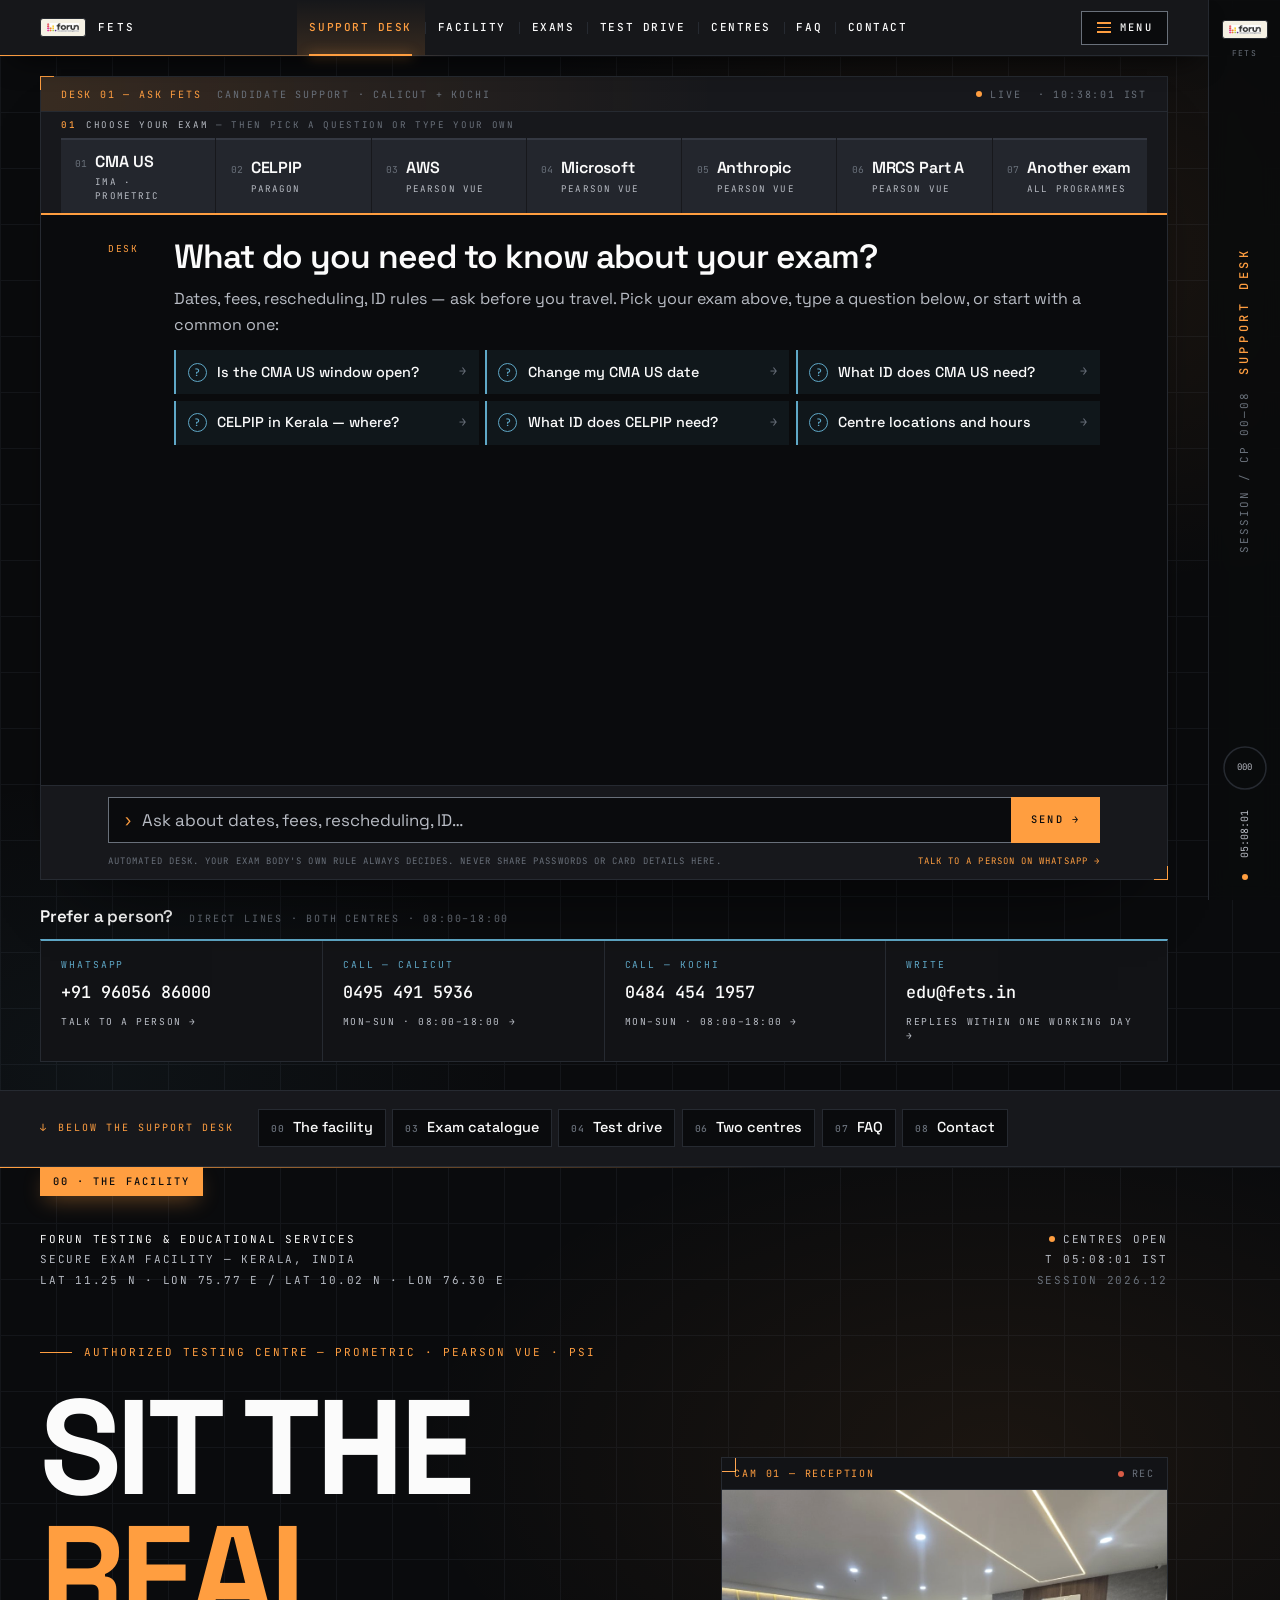
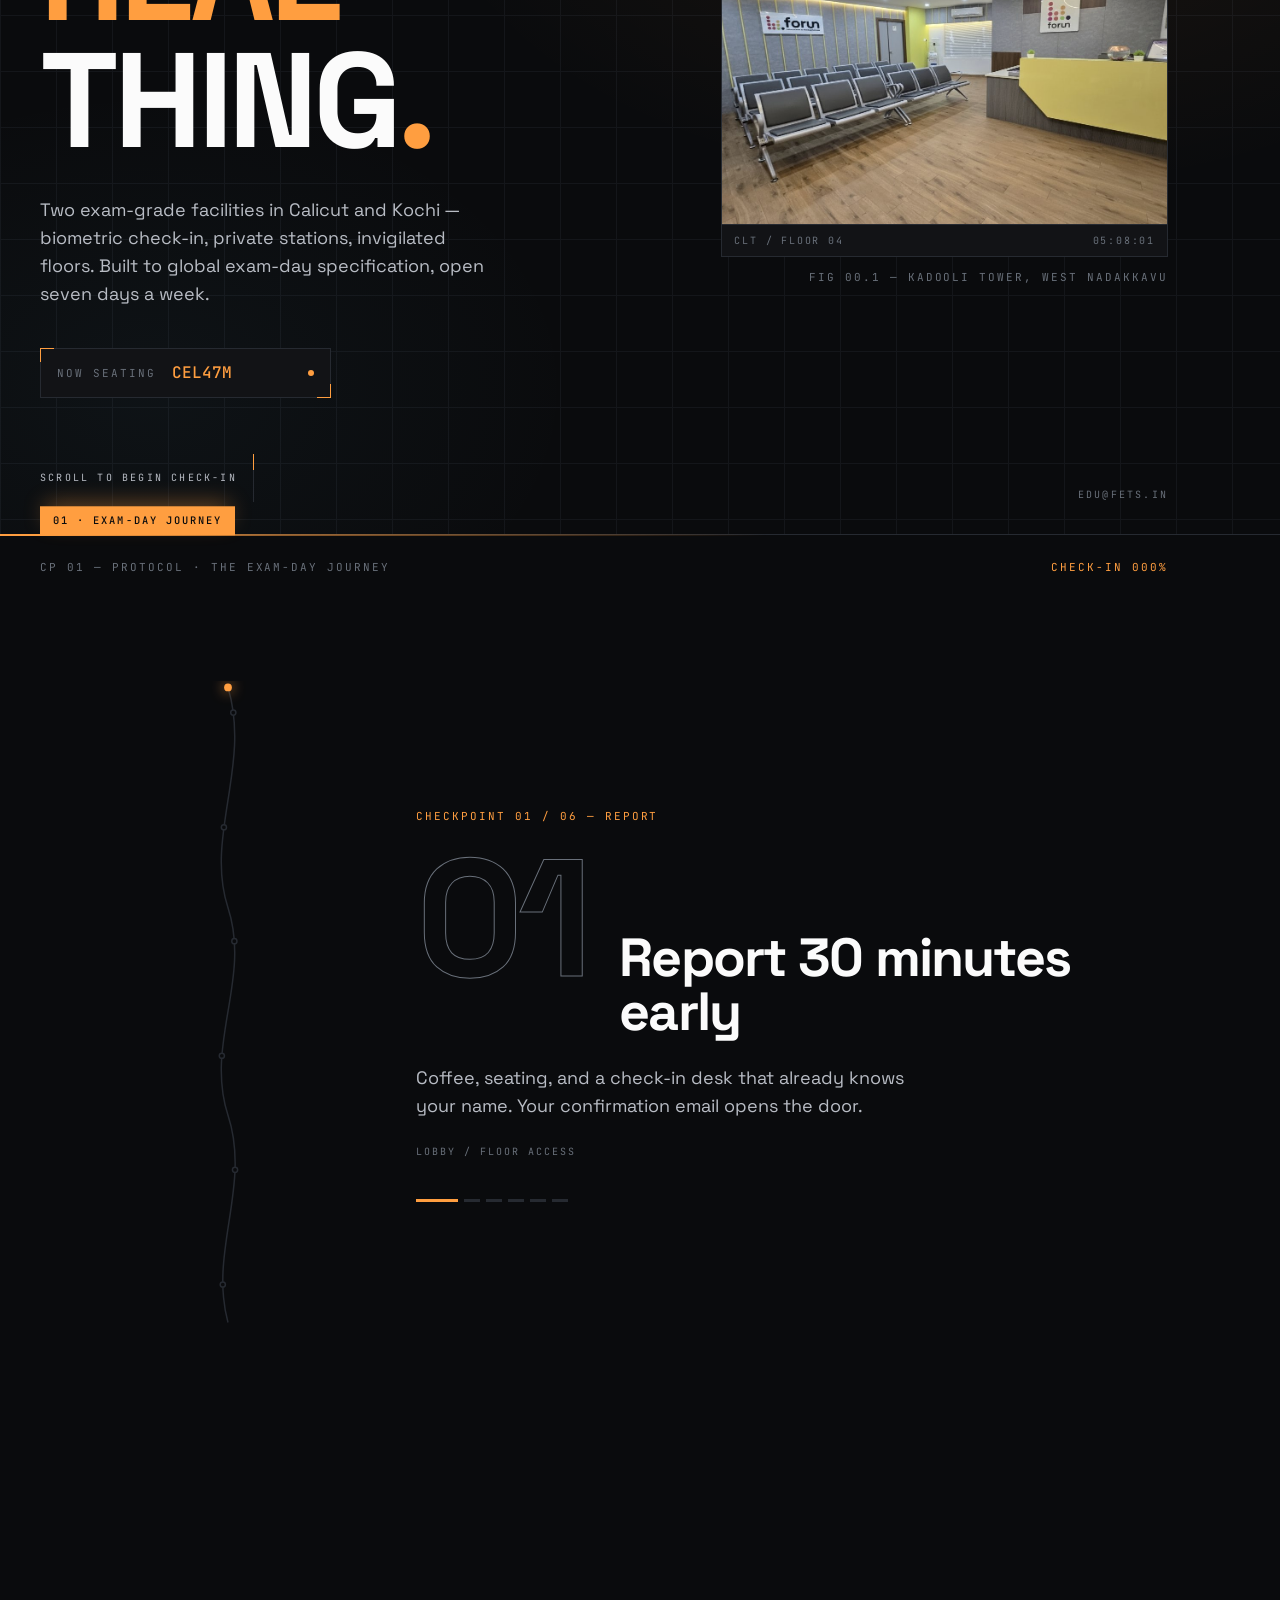
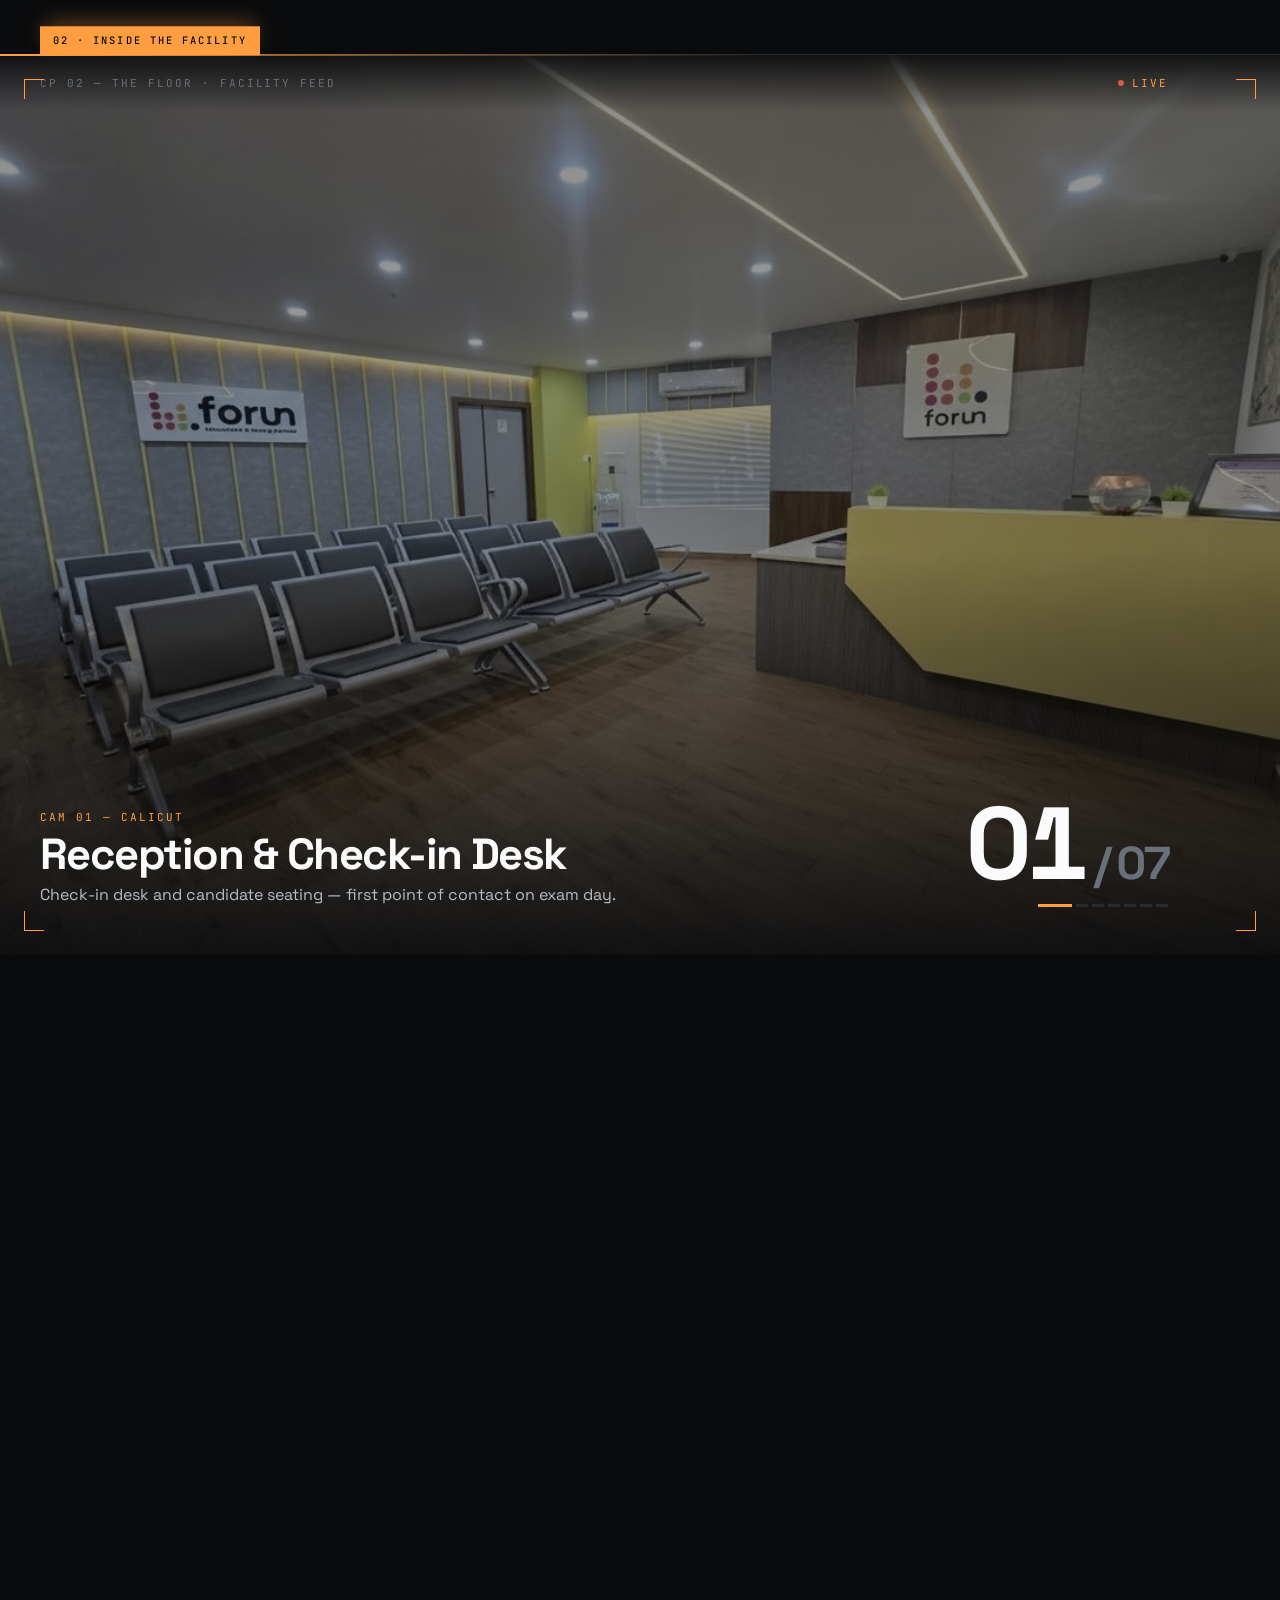
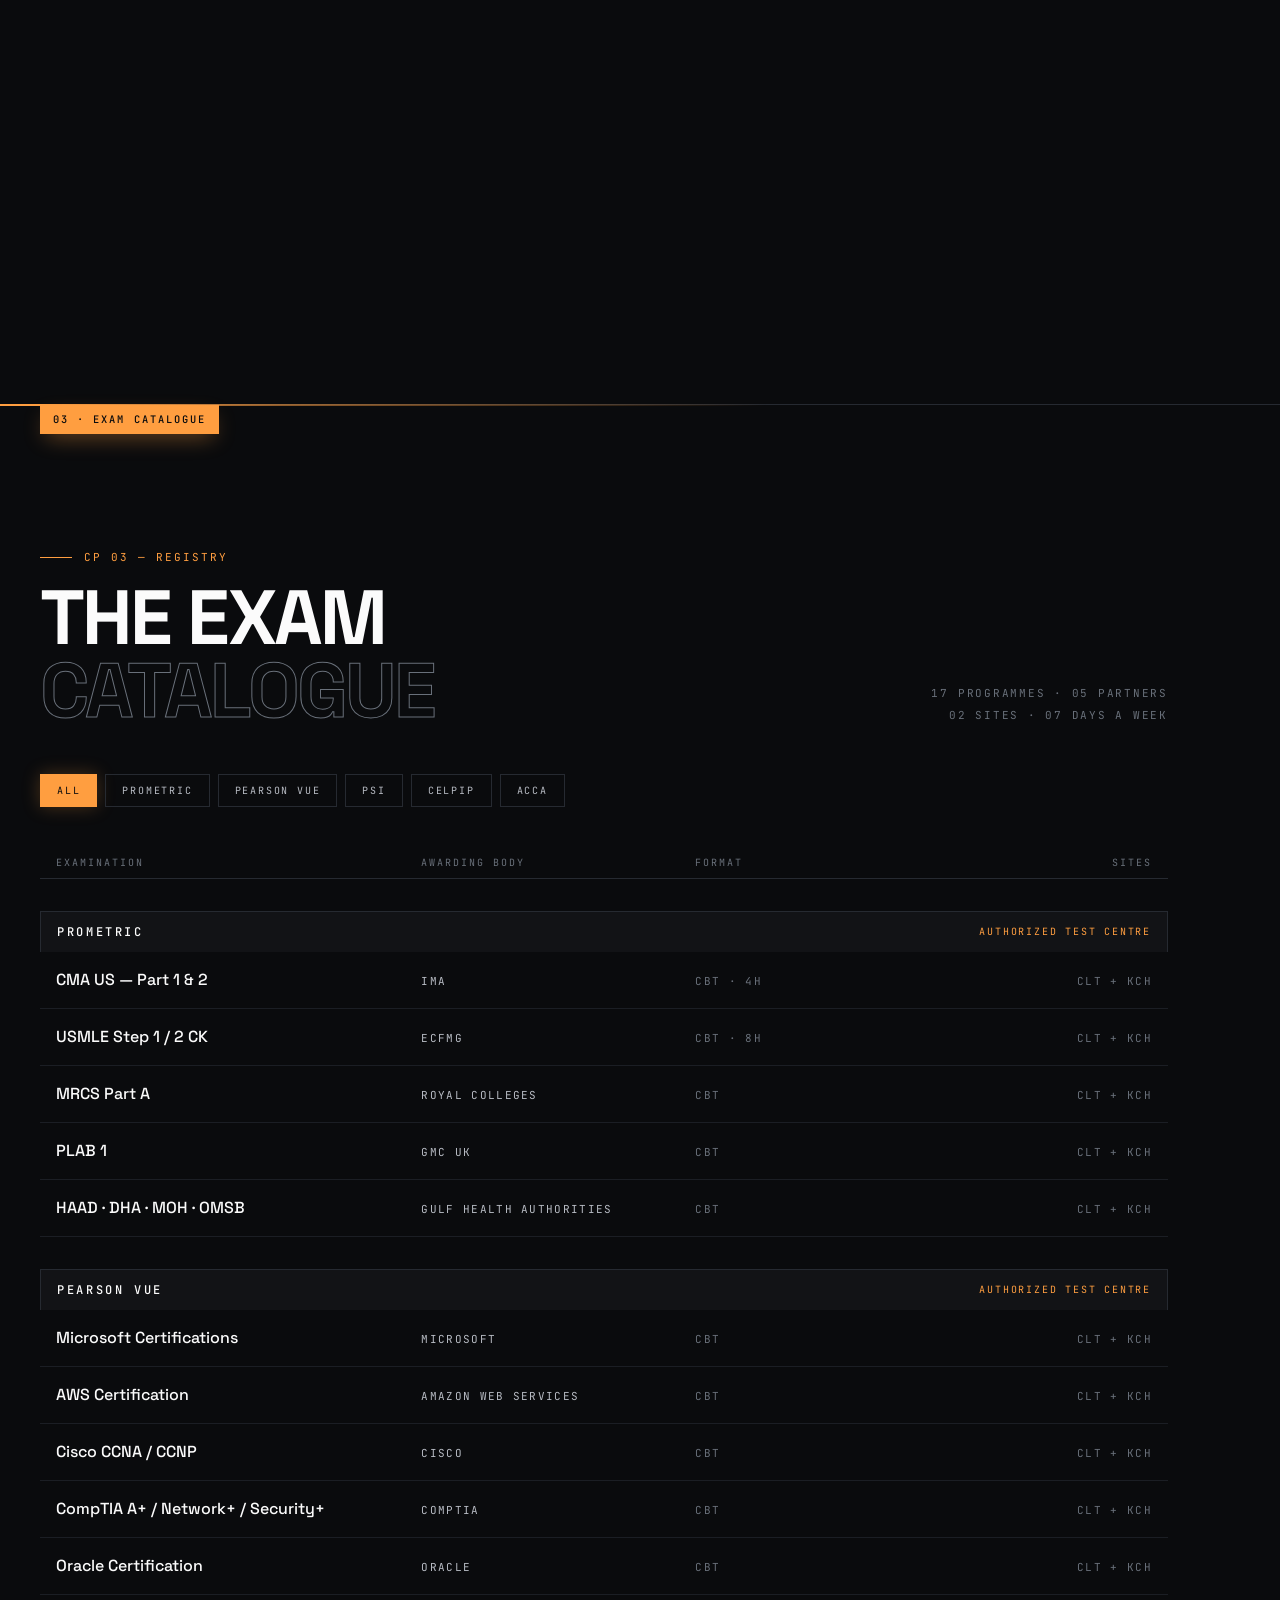
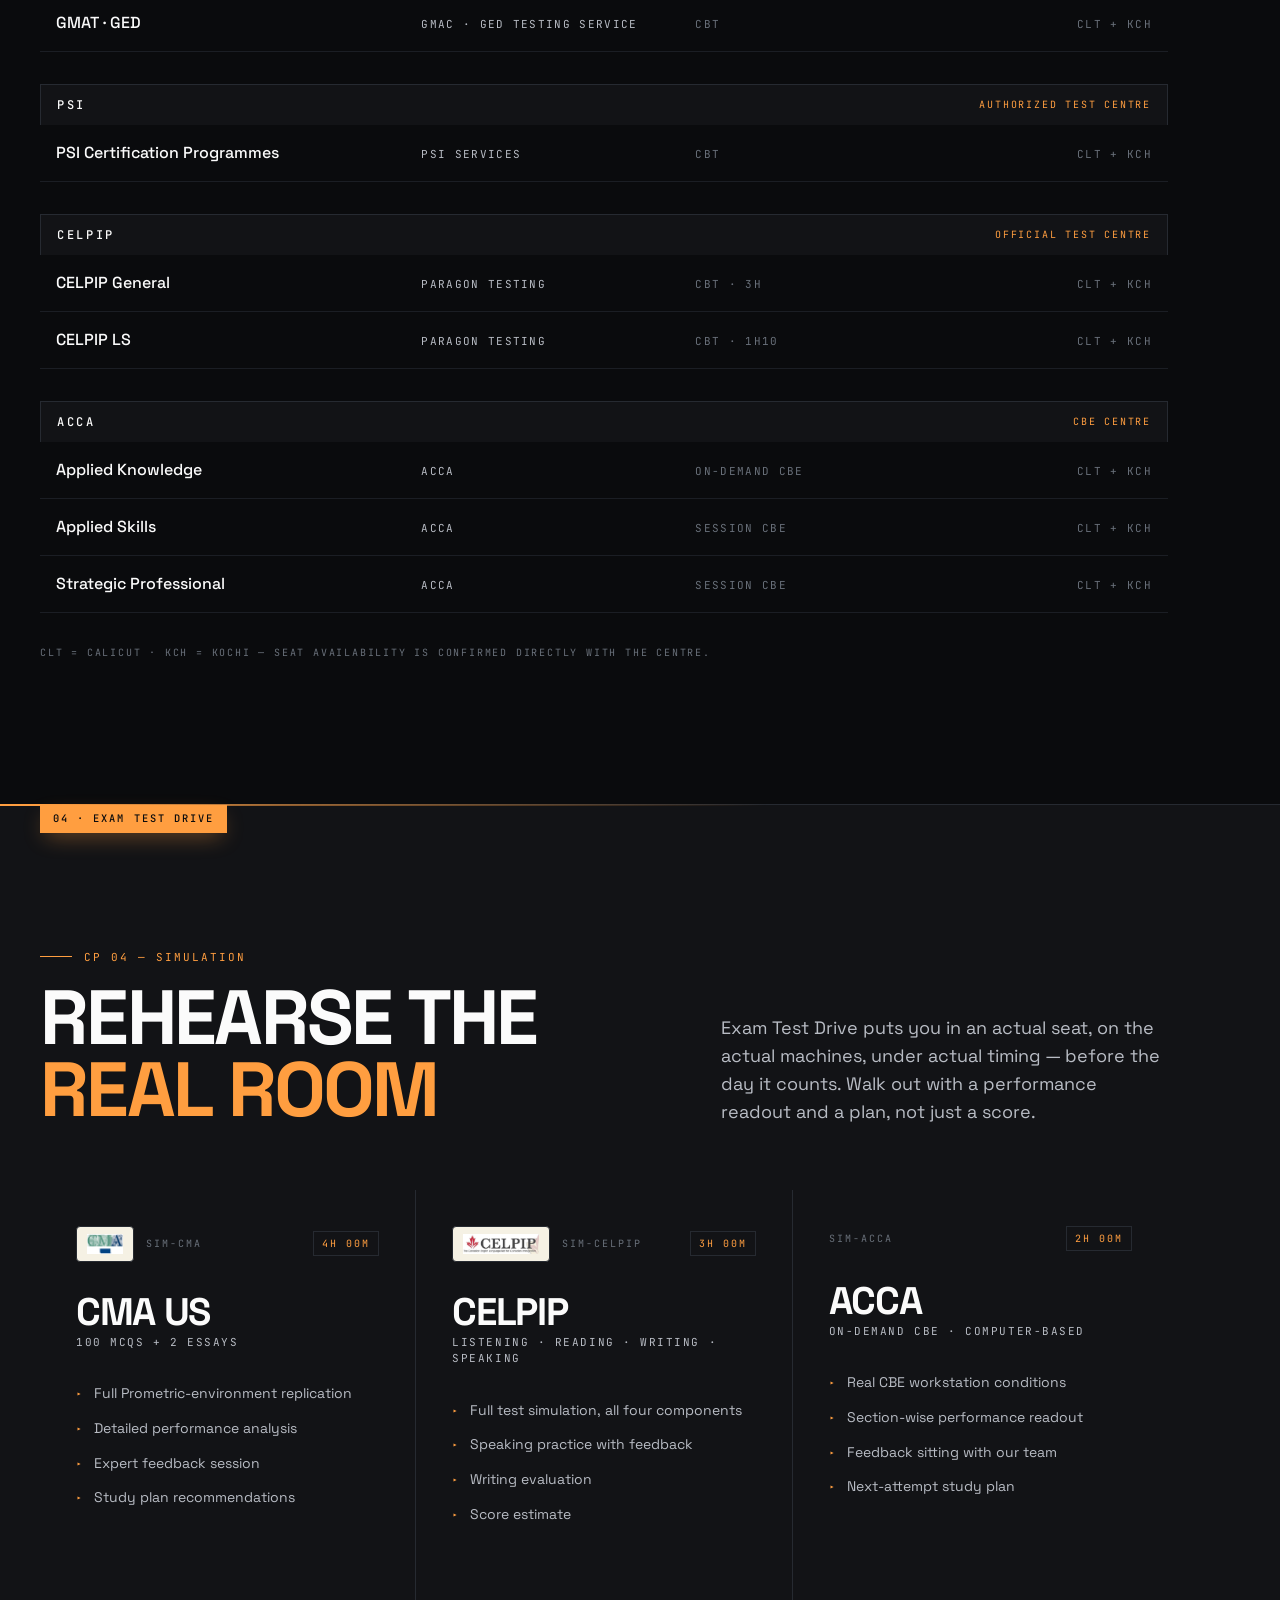
<file: index.html>
<!doctype html>
<html lang="en">
  <head>
    <meta charset="UTF-8" />
    <link rel="icon" type="image/svg+xml" href="/favicon.svg" />
    <meta name="viewport" content="width=device-width, initial-scale=1.0" />
    <meta name="theme-color" content="#0a0b0d" />
    <meta name="apple-mobile-web-app-capable" content="yes" />
    <meta name="apple-mobile-web-app-status-bar-style" content="black-translucent" />
    <meta name="description" content="FETS candidate support desk — exam dates, fees, rescheduling and ID rules for CMA US, CELPIP, AWS, Microsoft, Anthropic, MRCS and more. Authorized Prometric, Pearson VUE and PSI testing centre in Calicut and Kochi, Kerala." />
    <title>FETS — Candidate Support · Forun Testing & Educational Services</title>
    <link rel="preconnect" href="https://fonts.googleapis.com" />
    <link rel="preconnect" href="https://fonts.gstatic.com" crossorigin />
    <link
      href="https://fonts.googleapis.com/css2?family=Space+Grotesk:wght@300;400;500;600;700&family=JetBrains+Mono:ital,wght@0,300;0,400;0,500;0,700;1,400&display=swap"
      rel="stylesheet"
    />
    <script type="module" crossorigin src="./assets/index-B2ZHycK3-desk.js"></script>
    <link rel="stylesheet" crossorigin href="./assets/index-CnSBM5YV.css">
    <link rel="stylesheet" crossorigin href="./enhancements.css">
    <link rel="stylesheet" href="./support.css">
  </head>
  <body>
    <!-- ============================================================
         FETS candidate support desk — the first thing a candidate sees.
         Static markup so it paints before the app bundle; behaviour in
         support.js, answers in support/kb.json. The existing site
         (facility, catalogue, centres, FAQ, contact) follows below it
         and is reachable from the bar and the index.
         ============================================================ -->
    <header class="fd-bar" id="fd-bar">
      <a class="fd-brand" href="#desk" data-desk-top>
        <span class="fd-logo"><img src="/images/brand/forun.png" alt="Forun" /></span>
        <span class="fd-brand-t">FETS<i>Candidate support</i></span>
      </a>
      <nav class="fd-nav" aria-label="Site sections">
        <a href="#desk" data-desk-top data-spy="desk" class="is-on">Support desk</a>
        <a href="#airlock" data-spy="airlock">Facility</a>
        <a href="#registry" data-spy="registry">Exams</a>
        <a href="#simulation" data-spy="simulation">Test drive</a>
        <a href="#sites" data-spy="sites">Centres</a>
        <a href="#briefing" data-spy="briefing">FAQ</a>
        <a href="#contact" data-spy="contact">Contact</a>
      </nav>
      <div class="fd-bar-r">
        <button type="button" class="fd-bar-ask" data-desk-focus>Ask the desk</button>
        <button type="button" class="fd-bar-menu" id="fd-menu-btn" aria-expanded="false" aria-controls="fd-index"><span class="fd-burger" aria-hidden="true"><i></i><i></i><i></i></span><span id="fd-menu-t">Menu</span></button>
      </div>
    </header>

    <div class="fd-index" id="fd-index" hidden>
      <div class="fd-index-in">
        <p class="fd-micro fd-sig fd-rule">Index — everything on this site</p>
        <ol class="fd-index-list">
          <li><a href="#desk" data-desk-top><span>—</span><b>Support desk</b><i>Ask about your exam</i></a></li>
          <li><a href="#airlock"><span>00</span><b>The facility</b><i>Two centres, one standard</i></a></li>
          <li><a href="#protocol"><span>01</span><b>Exam-day journey</b><i>Check-in, step by step</i></a></li>
          <li><a href="#floor"><span>02</span><b>Inside the facility</b><i>Reception, lockers, testing floor</i></a></li>
          <li><a href="#registry"><span>03</span><b>Exam catalogue</b><i>Programmes we deliver</i></a></li>
          <li><a href="#simulation"><span>04</span><b>Exam Test Drive</b><i>Mock exams in the real room</i></a></li>
          <li><a href="#clearance"><span>05</span><b>Authorizations</b><i>Prometric · Pearson VUE · PSI</i></a></li>
          <li><a href="#sites"><span>06</span><b>Two centres</b><i>Calicut and Kochi — maps and directions</i></a></li>
          <li><a href="#briefing"><span>07</span><b>Candidate FAQ</b><i>Know before you go</i></a></li>
          <li><a href="#contact"><span>08</span><b>Contact</b><i>Email and phone</i></a></li>
        </ol>
      </div>
    </div>

    <section class="fd" id="desk" aria-labelledby="fd-title">
      <div class="fd-grid grid-bg" aria-hidden="true"></div>
      <div class="fd-glow" aria-hidden="true"></div>

      <div class="fd-in">
        <h1 class="fd-sr" id="fd-title">FETS candidate support desk — Calicut and Kochi</h1>

        <div class="fd-console brackets" id="fd-console" role="region" aria-label="Ask the FETS support desk">
          <div class="fd-console-h">
            <span class="fd-sig">Desk 01 — Ask FETS<span class="fd-wide fd-console-sub">Candidate support · Calicut + Kochi</span></span>
            <span class="fd-console-live"><span class="fd-dot dot-pulse"></span>Live<span class="fd-clock fd-wide" id="fd-clock"></span></span>
          </div>

          <p class="fd-zone" aria-hidden="true"><b>01</b>Choose your exam<span class="fd-wide"> — then pick a question or type your own</span></p>
          <div class="fd-exams" id="fd-exams" role="group" aria-label="Select your exam">
            <button type="button" class="fd-exam" data-exam="cma-us"><span class="fd-exam-n">01</span><span class="fd-exam-t">CMA US</span><span class="fd-exam-b">IMA · Prometric</span></button>
            <button type="button" class="fd-exam" data-exam="celpip"><span class="fd-exam-n">02</span><span class="fd-exam-t">CELPIP</span><span class="fd-exam-b">Paragon</span></button>
            <button type="button" class="fd-exam" data-exam="aws"><span class="fd-exam-n">03</span><span class="fd-exam-t">AWS</span><span class="fd-exam-b">Pearson VUE</span></button>
            <button type="button" class="fd-exam" data-exam="microsoft"><span class="fd-exam-n">04</span><span class="fd-exam-t">Microsoft</span><span class="fd-exam-b">Pearson VUE</span></button>
            <button type="button" class="fd-exam" data-exam="anthropic"><span class="fd-exam-n">05</span><span class="fd-exam-t">Anthropic</span><span class="fd-exam-b">Pearson VUE</span></button>
            <button type="button" class="fd-exam" data-exam="mrcs"><span class="fd-exam-n">06</span><span class="fd-exam-t">MRCS Part A</span><span class="fd-exam-b">Pearson VUE</span></button>
            <button type="button" class="fd-exam" data-exam="other"><span class="fd-exam-n">07</span><span class="fd-exam-t">Another exam</span><span class="fd-exam-b">All programmes</span></button>
          </div>

          <div class="fd-log" id="fd-log" role="log" aria-live="polite" aria-relevant="additions" tabindex="0">
            <div class="fd-msg is-desk">
              <span class="fd-who">Desk</span>
              <div class="fd-body">
                <p class="fd-hello">What do you need to know about your exam?</p>
                <p>Dates, fees, rescheduling, ID rules — ask before you travel. Pick your exam above, type a question below, or start with a common one:</p>
                <div class="fd-topics">
                  <button type="button" class="fd-topic" data-exam="cma-us" data-topic="window">Is the CMA US window open?</button>
                  <button type="button" class="fd-topic" data-exam="cma-us" data-topic="reschedule">Change my CMA US date</button>
                  <button type="button" class="fd-topic" data-exam="cma-us" data-topic="id">What ID does CMA US need?</button>
                  <button type="button" class="fd-topic" data-exam="celpip" data-topic="where">CELPIP in Kerala — where?</button>
                  <button type="button" class="fd-topic" data-exam="celpip" data-topic="id">What ID does CELPIP need?</button>
                  <button type="button" class="fd-topic" data-exam="other" data-topic="locations">Centre locations and hours</button>
                </div>
              </div>
            </div>
          </div>

          <form class="fd-form" id="fd-form" autocomplete="off">
            <div class="fd-field">
              <span class="fd-prompt" aria-hidden="true">›</span>
              <textarea id="fd-q" class="fd-q" rows="1" maxlength="600" placeholder="Ask about dates, fees, rescheduling, ID…" aria-label="Your question for the support desk"></textarea>
            </div>
            <button type="submit" class="fd-send" id="fd-send">Send <span aria-hidden="true">→</span></button>
          </form>
          <p class="fd-legal"><span>Automated desk. Your exam body's own rule always decides. Never share passwords or card details here.</span><a href="https://wa.me/919605686000" target="_blank" rel="noopener">Talk to a person on WhatsApp →</a></p>
        </div>

        <p class="fd-lines-h"><b>Prefer a person?</b><span>Direct lines · both centres · 08:00–18:00</span></p>
        <div class="fd-lines" aria-label="Reach a person">
          <a class="fd-line" href="https://wa.me/919605686000" target="_blank" rel="noopener">
            <span class="fd-line-k">WhatsApp</span><span class="fd-line-v">+91 96056 86000</span><span class="fd-line-n">Talk to a person →</span>
          </a>
          <a class="fd-line" href="tel:04954915936">
            <span class="fd-line-k">Call — Calicut</span><span class="fd-line-v">0495 491 5936</span><span class="fd-line-n">Mon–Sun · 08:00–18:00 →</span>
          </a>
          <a class="fd-line" href="tel:04844541957">
            <span class="fd-line-k">Call — Kochi</span><span class="fd-line-v">0484 454 1957</span><span class="fd-line-n">Mon–Sun · 08:00–18:00 →</span>
          </a>
          <a class="fd-line" href="mailto:edu@fets.in">
            <span class="fd-line-k">Write</span><span class="fd-line-v">edu@fets.in</span><span class="fd-line-n">Replies within one working day →</span>
          </a>
        </div>

      </div>

      <nav class="fd-next" aria-label="The rest of this site">
        <p class="fd-next-h"><span aria-hidden="true">↓</span>Below the support desk</p>
        <div class="fd-next-l">
          <a href="#airlock"><span>00</span>The facility</a>
          <a href="#registry"><span>03</span>Exam catalogue</a>
          <a href="#simulation"><span>04</span>Test drive</a>
          <a href="#sites"><span>06</span>Two centres</a>
          <a href="#briefing"><span>07</span>FAQ</a>
          <a href="#contact"><span>08</span>Contact</a>
        </div>
      </nav>
    </section>

    <button type="button" class="fd-launch" id="fd-launch" data-desk-focus hidden>Ask the desk <span aria-hidden="true">↑</span></button>

    <div id="root"></div>
    <script src="./enhancements.js" defer></script>
    <script src="./support.js" defer></script>
  </body>
</html>
</file>
<file: assets/index-CnSBM5YV.css>
*,:before,:after{--tw-border-spacing-x: 0;--tw-border-spacing-y: 0;--tw-translate-x: 0;--tw-translate-y: 0;--tw-rotate: 0;--tw-skew-x: 0;--tw-skew-y: 0;--tw-scale-x: 1;--tw-scale-y: 1;--tw-pan-x: ;--tw-pan-y: ;--tw-pinch-zoom: ;--tw-scroll-snap-strictness: proximity;--tw-gradient-from-position: ;--tw-gradient-via-position: ;--tw-gradient-to-position: ;--tw-ordinal: ;--tw-slashed-zero: ;--tw-numeric-figure: ;--tw-numeric-spacing: ;--tw-numeric-fraction: ;--tw-ring-inset: ;--tw-ring-offset-width: 0px;--tw-ring-offset-color: #fff;--tw-ring-color: rgb(59 130 246 / .5);--tw-ring-offset-shadow: 0 0 #0000;--tw-ring-shadow: 0 0 #0000;--tw-shadow: 0 0 #0000;--tw-shadow-colored: 0 0 #0000;--tw-blur: ;--tw-brightness: ;--tw-contrast: ;--tw-grayscale: ;--tw-hue-rotate: ;--tw-invert: ;--tw-saturate: ;--tw-sepia: ;--tw-drop-shadow: ;--tw-backdrop-blur: ;--tw-backdrop-brightness: ;--tw-backdrop-contrast: ;--tw-backdrop-grayscale: ;--tw-backdrop-hue-rotate: ;--tw-backdrop-invert: ;--tw-backdrop-opacity: ;--tw-backdrop-saturate: ;--tw-backdrop-sepia: ;--tw-contain-size: ;--tw-contain-layout: ;--tw-contain-paint: ;--tw-contain-style: }::backdrop{--tw-border-spacing-x: 0;--tw-border-spacing-y: 0;--tw-translate-x: 0;--tw-translate-y: 0;--tw-rotate: 0;--tw-skew-x: 0;--tw-skew-y: 0;--tw-scale-x: 1;--tw-scale-y: 1;--tw-pan-x: ;--tw-pan-y: ;--tw-pinch-zoom: ;--tw-scroll-snap-strictness: proximity;--tw-gradient-from-position: ;--tw-gradient-via-position: ;--tw-gradient-to-position: ;--tw-ordinal: ;--tw-slashed-zero: ;--tw-numeric-figure: ;--tw-numeric-spacing: ;--tw-numeric-fraction: ;--tw-ring-inset: ;--tw-ring-offset-width: 0px;--tw-ring-offset-color: #fff;--tw-ring-color: rgb(59 130 246 / .5);--tw-ring-offset-shadow: 0 0 #0000;--tw-ring-shadow: 0 0 #0000;--tw-shadow: 0 0 #0000;--tw-shadow-colored: 0 0 #0000;--tw-blur: ;--tw-brightness: ;--tw-contrast: ;--tw-grayscale: ;--tw-hue-rotate: ;--tw-invert: ;--tw-saturate: ;--tw-sepia: ;--tw-drop-shadow: ;--tw-backdrop-blur: ;--tw-backdrop-brightness: ;--tw-backdrop-contrast: ;--tw-backdrop-grayscale: ;--tw-backdrop-hue-rotate: ;--tw-backdrop-invert: ;--tw-backdrop-opacity: ;--tw-backdrop-saturate: ;--tw-backdrop-sepia: ;--tw-contain-size: ;--tw-contain-layout: ;--tw-contain-paint: ;--tw-contain-style: }*,:before,:after{box-sizing:border-box;border-width:0;border-style:solid;border-color:#e5e7eb}:before,:after{--tw-content: ""}html,:host{line-height:1.5;-webkit-text-size-adjust:100%;-moz-tab-size:4;-o-tab-size:4;tab-size:4;font-family:ui-sans-serif,system-ui,sans-serif,"Apple Color Emoji","Segoe UI Emoji",Segoe UI Symbol,"Noto Color Emoji";font-feature-settings:normal;font-variation-settings:normal;-webkit-tap-highlight-color:transparent}body{margin:0;line-height:inherit}hr{height:0;color:inherit;border-top-width:1px}abbr:where([title]){-webkit-text-decoration:underline dotted;text-decoration:underline dotted}h1,h2,h3,h4,h5,h6{font-size:inherit;font-weight:inherit}a{color:inherit;text-decoration:inherit}b,strong{font-weight:bolder}code,kbd,samp,pre{font-family:ui-monospace,SFMono-Regular,Menlo,Monaco,Consolas,Liberation Mono,Courier New,monospace;font-feature-settings:normal;font-variation-settings:normal;font-size:1em}small{font-size:80%}sub,sup{font-size:75%;line-height:0;position:relative;vertical-align:baseline}sub{bottom:-.25em}sup{top:-.5em}table{text-indent:0;border-color:inherit;border-collapse:collapse}button,input,optgroup,select,textarea{font-family:inherit;font-feature-settings:inherit;font-variation-settings:inherit;font-size:100%;font-weight:inherit;line-height:inherit;letter-spacing:inherit;color:inherit;margin:0;padding:0}button,select{text-transform:none}button,input:where([type=button]),input:where([type=reset]),input:where([type=submit]){-webkit-appearance:button;background-color:transparent;background-image:none}:-moz-focusring{outline:auto}:-moz-ui-invalid{box-shadow:none}progress{vertical-align:baseline}::-webkit-inner-spin-button,::-webkit-outer-spin-button{height:auto}[type=search]{-webkit-appearance:textfield;outline-offset:-2px}::-webkit-search-decoration{-webkit-appearance:none}::-webkit-file-upload-button{-webkit-appearance:button;font:inherit}summary{display:list-item}blockquote,dl,dd,h1,h2,h3,h4,h5,h6,hr,figure,p,pre{margin:0}fieldset{margin:0;padding:0}legend{padding:0}ol,ul,menu{list-style:none;margin:0;padding:0}dialog{padding:0}textarea{resize:vertical}input::-moz-placeholder,textarea::-moz-placeholder{opacity:1;color:#9ca3af}input::placeholder,textarea::placeholder{opacity:1;color:#9ca3af}button,[role=button]{cursor:pointer}:disabled{cursor:default}img,svg,video,canvas,audio,iframe,embed,object{display:block;vertical-align:middle}img,video{max-width:100%;height:auto}[hidden]:where(:not([hidden=until-found])){display:none}*{border-color:var(--line)}html{scroll-behavior:smooth}body{background:var(--bg);color:var(--ink);font-family:Space Grotesk,system-ui,sans-serif;-webkit-font-smoothing:antialiased;overflow-x:hidden}::-moz-selection{background:var(--signal);color:#0a0b0d}::selection{background:var(--signal);color:#0a0b0d}::-webkit-scrollbar{width:10px}::-webkit-scrollbar-track{background:var(--bg)}::-webkit-scrollbar-thumb{background:var(--line);border:3px solid var(--bg);border-radius:6px}::-webkit-scrollbar-thumb:hover{background:var(--signal)}.sr-only{position:absolute;width:1px;height:1px;padding:0;margin:-1px;overflow:hidden;clip:rect(0,0,0,0);white-space:nowrap;border-width:0}.pointer-events-none{pointer-events:none}.visible{visibility:visible}.invisible{visibility:hidden}.fixed{position:fixed}.absolute{position:absolute}.relative{position:relative}.sticky{position:sticky}.inset-0{inset:0}.inset-4{inset:1rem}.inset-x-0{left:0;right:0}.inset-y-0{top:0;bottom:0}.-bottom-12{bottom:-3rem}.-left-12{left:-3rem}.-right-12{right:-3rem}.-top-12{top:-3rem}.bottom-0{bottom:0}.left-0{left:0}.left-1\/2{left:50%}.left-2{left:.5rem}.left-\[50\%\]{left:50%}.right-0{right:0}.right-1{right:.25rem}.right-2{right:.5rem}.right-3{right:.75rem}.right-4{right:1rem}.top-0{top:0}.top-1\.5{top:.375rem}.top-1\/2{top:50%}.top-3\.5{top:.875rem}.top-4{top:1rem}.top-\[1px\]{top:1px}.top-\[50\%\]{top:50%}.top-\[60\%\]{top:60%}.top-full{top:100%}.isolate{isolation:isolate}.z-10{z-index:10}.z-20{z-index:20}.z-50{z-index:50}.z-\[100\]{z-index:100}.z-\[1\]{z-index:1}.order-first{order:-9999}.order-last{order:9999}.col-span-10{grid-column:span 10 / span 10}.col-span-2{grid-column:span 2 / span 2}.col-span-3{grid-column:span 3 / span 3}.col-span-4{grid-column:span 4 / span 4}.col-span-8{grid-column:span 8 / span 8}.col-span-9{grid-column:span 9 / span 9}.col-start-2{grid-column-start:2}.col-start-3{grid-column-start:3}.row-span-2{grid-row:span 2 / span 2}.row-start-1{grid-row-start:1}.\!m-0{margin:0!important}.-mx-1{margin-left:-.25rem;margin-right:-.25rem}.-my-2{margin-top:-.5rem;margin-bottom:-.5rem}.mx-2{margin-left:.5rem;margin-right:.5rem}.mx-3\.5{margin-left:.875rem;margin-right:.875rem}.mx-4{margin-left:1rem;margin-right:1rem}.mx-auto{margin-left:auto;margin-right:auto}.my-0{margin-top:0;margin-bottom:0}.my-0\.5{margin-top:.125rem;margin-bottom:.125rem}.my-1{margin-top:.25rem;margin-bottom:.25rem}.-ml-4{margin-left:-1rem}.-mt-4{margin-top:-1rem}.mb-1{margin-bottom:.25rem}.mb-10{margin-bottom:2.5rem}.mb-12{margin-bottom:3rem}.mb-14{margin-bottom:3.5rem}.mb-16{margin-bottom:4rem}.mb-2{margin-bottom:.5rem}.mb-20{margin-bottom:5rem}.mb-3{margin-bottom:.75rem}.mb-4{margin-bottom:1rem}.mb-6{margin-bottom:1.5rem}.mb-8{margin-bottom:2rem}.ml-1{margin-left:.25rem}.ml-4{margin-left:1rem}.ml-auto{margin-left:auto}.mt-1\.5{margin-top:.375rem}.mt-10{margin-top:2.5rem}.mt-16{margin-top:4rem}.mt-2{margin-top:.5rem}.mt-24{margin-top:6rem}.mt-3{margin-top:.75rem}.mt-4{margin-top:1rem}.mt-5{margin-top:1.25rem}.mt-6{margin-top:1.5rem}.mt-8{margin-top:2rem}.mt-\[5px\]{margin-top:5px}.mt-auto{margin-top:auto}.line-clamp-1{overflow:hidden;display:-webkit-box;-webkit-box-orient:vertical;-webkit-line-clamp:1}.line-clamp-2{overflow:hidden;display:-webkit-box;-webkit-box-orient:vertical;-webkit-line-clamp:2}.block{display:block}.inline-block{display:inline-block}.flex{display:flex}.inline-flex{display:inline-flex}.table{display:table}.table-caption{display:table-caption}.table-cell{display:table-cell}.table-row{display:table-row}.grid{display:grid}.hidden{display:none}.aspect-square{aspect-ratio:1 / 1}.aspect-video{aspect-ratio:16 / 9}.size-10{width:2.5rem;height:2.5rem}.size-2{width:.5rem;height:.5rem}.size-2\.5{width:.625rem;height:.625rem}.size-3{width:.75rem;height:.75rem}.size-3\.5{width:.875rem;height:.875rem}.size-4{width:1rem;height:1rem}.size-6{width:1.5rem;height:1.5rem}.size-7{width:1.75rem;height:1.75rem}.size-8{width:2rem;height:2rem}.size-9{width:2.25rem;height:2.25rem}.size-auto{width:auto;height:auto}.size-full{width:100%;height:100%}.h-1\.5{height:.375rem}.h-10{height:2.5rem}.h-12{height:3rem}.h-2{height:.5rem}.h-2\.5{height:.625rem}.h-4{height:1rem}.h-5{height:1.25rem}.h-6{height:1.5rem}.h-7{height:1.75rem}.h-8{height:2rem}.h-9{height:2.25rem}.h-\[1\.15rem\]{height:1.15rem}.h-\[3px\]{height:3px}.h-\[72vh\]{height:72vh}.h-\[calc\(100\%-1px\)\]{height:calc(100% - 1px)}.h-\[var\(--radix-navigation-menu-viewport-height\)\]{height:var(--radix-navigation-menu-viewport-height)}.h-\[var\(--radix-select-trigger-height\)\]{height:var(--radix-select-trigger-height)}.h-auto{height:auto}.h-full{height:100%}.h-px{height:1px}.h-screen{height:100vh}.h-svh{height:100svh}.max-h-5{max-height:1.25rem}.max-h-\[300px\]{max-height:300px}.min-h-0{min-height:0px}.min-h-16{min-height:4rem}.min-h-4{min-height:1rem}.min-h-screen{min-height:100vh}.min-h-svh{min-height:100svh}.w-0{width:0px}.w-1{width:.25rem}.w-1\.5{width:.375rem}.w-2{width:.5rem}.w-2\.5{width:.625rem}.w-3{width:.75rem}.w-3\/4{width:75%}.w-4{width:1rem}.w-5{width:1.25rem}.w-64{width:16rem}.w-72{width:18rem}.w-8{width:2rem}.w-9{width:2.25rem}.w-\[100px\]{width:100px}.w-\[2px\]{width:2px}.w-auto{width:auto}.w-fit{width:-moz-fit-content;width:fit-content}.w-full{width:100%}.w-max{width:-moz-max-content;width:max-content}.w-px{width:1px}.min-w-0{min-width:0px}.min-w-10{min-width:2.5rem}.min-w-5{min-width:1.25rem}.min-w-8{min-width:2rem}.min-w-9{min-width:2.25rem}.min-w-\[12rem\]{min-width:12rem}.min-w-\[8rem\]{min-width:8rem}.min-w-\[var\(--radix-select-trigger-width\)\]{min-width:var(--radix-select-trigger-width)}.max-w-\[140px\]{max-width:140px}.max-w-\[14ch\]{max-width:14ch}.max-w-\[76px\]{max-width:76px}.max-w-\[calc\(100\%-2rem\)\]{max-width:calc(100% - 2rem)}.max-w-lg{max-width:32rem}.max-w-max{max-width:-moz-max-content;max-width:max-content}.max-w-md{max-width:28rem}.max-w-sm{max-width:24rem}.max-w-xl{max-width:36rem}.max-w-xs{max-width:20rem}.flex-1{flex:1 1 0%}.shrink-0{flex-shrink:0}.grow{flex-grow:1}.grow-0{flex-grow:0}.basis-full{flex-basis:100%}.caption-bottom{caption-side:bottom}.border-collapse{border-collapse:collapse}.origin-left{transform-origin:left}.-translate-x-1\/2{--tw-translate-x: -50%;transform:translate(var(--tw-translate-x),var(--tw-translate-y)) rotate(var(--tw-rotate)) skew(var(--tw-skew-x)) skewY(var(--tw-skew-y)) scaleX(var(--tw-scale-x)) scaleY(var(--tw-scale-y))}.-translate-x-px{--tw-translate-x: -1px;transform:translate(var(--tw-translate-x),var(--tw-translate-y)) rotate(var(--tw-rotate)) skew(var(--tw-skew-x)) skewY(var(--tw-skew-y)) scaleX(var(--tw-scale-x)) scaleY(var(--tw-scale-y))}.-translate-y-1\/2{--tw-translate-y: -50%;transform:translate(var(--tw-translate-x),var(--tw-translate-y)) rotate(var(--tw-rotate)) skew(var(--tw-skew-x)) skewY(var(--tw-skew-y)) scaleX(var(--tw-scale-x)) scaleY(var(--tw-scale-y))}.translate-x-\[-50\%\]{--tw-translate-x: -50%;transform:translate(var(--tw-translate-x),var(--tw-translate-y)) rotate(var(--tw-rotate)) skew(var(--tw-skew-x)) skewY(var(--tw-skew-y)) scaleX(var(--tw-scale-x)) scaleY(var(--tw-scale-y))}.translate-x-px{--tw-translate-x: 1px;transform:translate(var(--tw-translate-x),var(--tw-translate-y)) rotate(var(--tw-rotate)) skew(var(--tw-skew-x)) skewY(var(--tw-skew-y)) scaleX(var(--tw-scale-x)) scaleY(var(--tw-scale-y))}.translate-y-0\.5{--tw-translate-y: .125rem;transform:translate(var(--tw-translate-x),var(--tw-translate-y)) rotate(var(--tw-rotate)) skew(var(--tw-skew-x)) skewY(var(--tw-skew-y)) scaleX(var(--tw-scale-x)) scaleY(var(--tw-scale-y))}.translate-y-\[-50\%\]{--tw-translate-y: -50%;transform:translate(var(--tw-translate-x),var(--tw-translate-y)) rotate(var(--tw-rotate)) skew(var(--tw-skew-x)) skewY(var(--tw-skew-y)) scaleX(var(--tw-scale-x)) scaleY(var(--tw-scale-y))}.translate-y-\[calc\(-50\%_-_2px\)\]{--tw-translate-y: calc(-50% - 2px) ;transform:translate(var(--tw-translate-x),var(--tw-translate-y)) rotate(var(--tw-rotate)) skew(var(--tw-skew-x)) skewY(var(--tw-skew-y)) scaleX(var(--tw-scale-x)) scaleY(var(--tw-scale-y))}.-rotate-90{--tw-rotate: -90deg;transform:translate(var(--tw-translate-x),var(--tw-translate-y)) rotate(var(--tw-rotate)) skew(var(--tw-skew-x)) skewY(var(--tw-skew-y)) scaleX(var(--tw-scale-x)) scaleY(var(--tw-scale-y))}.rotate-45{--tw-rotate: 45deg;transform:translate(var(--tw-translate-x),var(--tw-translate-y)) rotate(var(--tw-rotate)) skew(var(--tw-skew-x)) skewY(var(--tw-skew-y)) scaleX(var(--tw-scale-x)) scaleY(var(--tw-scale-y))}.rotate-90{--tw-rotate: 90deg;transform:translate(var(--tw-translate-x),var(--tw-translate-y)) rotate(var(--tw-rotate)) skew(var(--tw-skew-x)) skewY(var(--tw-skew-y)) scaleX(var(--tw-scale-x)) scaleY(var(--tw-scale-y))}.scale-x-0{--tw-scale-x: 0;transform:translate(var(--tw-translate-x),var(--tw-translate-y)) rotate(var(--tw-rotate)) skew(var(--tw-skew-x)) skewY(var(--tw-skew-y)) scaleX(var(--tw-scale-x)) scaleY(var(--tw-scale-y))}.transform{transform:translate(var(--tw-translate-x),var(--tw-translate-y)) rotate(var(--tw-rotate)) skew(var(--tw-skew-x)) skewY(var(--tw-skew-y)) scaleX(var(--tw-scale-x)) scaleY(var(--tw-scale-y))}@keyframes caret-blink{0%,70%,to{opacity:1}20%,50%{opacity:0}}.animate-caret-blink{animation:caret-blink 1.25s ease-out infinite}@keyframes pulse{50%{opacity:.5}}.animate-pulse{animation:pulse 2s cubic-bezier(.4,0,.6,1) infinite}@keyframes spin{to{transform:rotate(360deg)}}.animate-spin{animation:spin 1s linear infinite}.cursor-default{cursor:default}.cursor-text{cursor:text}.touch-none{touch-action:none}.select-none{-webkit-user-select:none;-moz-user-select:none;user-select:none}.resize-none{resize:none}.resize{resize:both}.scroll-my-1{scroll-margin-top:.25rem;scroll-margin-bottom:.25rem}.scroll-py-1{scroll-padding-top:.25rem;scroll-padding-bottom:.25rem}.list-disc{list-style-type:disc}.list-none{list-style-type:none}.auto-rows-min{grid-auto-rows:min-content}.grid-cols-12{grid-template-columns:repeat(12,minmax(0,1fr))}.grid-cols-2{grid-template-columns:repeat(2,minmax(0,1fr))}.grid-cols-\[0_1fr\]{grid-template-columns:0 1fr}.grid-rows-\[auto_auto\]{grid-template-rows:auto auto}.flex-row{flex-direction:row}.flex-col{flex-direction:column}.flex-col-reverse{flex-direction:column-reverse}.flex-wrap{flex-wrap:wrap}.place-content-center{place-content:center}.items-start{align-items:flex-start}.items-end{align-items:flex-end}.items-center{align-items:center}.items-baseline{align-items:baseline}.items-stretch{align-items:stretch}.justify-start{justify-content:flex-start}.justify-end{justify-content:flex-end}.justify-center{justify-content:center}.justify-between{justify-content:space-between}.justify-items-start{justify-items:start}.gap-0\.5{gap:.125rem}.gap-1{gap:.25rem}.gap-1\.5{gap:.375rem}.gap-10{gap:2.5rem}.gap-12{gap:3rem}.gap-2{gap:.5rem}.gap-2\.5{gap:.625rem}.gap-3{gap:.75rem}.gap-4{gap:1rem}.gap-5{gap:1.25rem}.gap-6{gap:1.5rem}.gap-7{gap:1.75rem}.gap-8{gap:2rem}.gap-\[--spacing\(var\(--gap\)\)\]{gap:var(--spacing(var(--gap)))}.gap-px{gap:1px}.gap-x-6{-moz-column-gap:1.5rem;column-gap:1.5rem}.gap-y-0\.5{row-gap:.125rem}.gap-y-1{row-gap:.25rem}.space-y-1>:not([hidden])~:not([hidden]){--tw-space-y-reverse: 0;margin-top:calc(.25rem * calc(1 - var(--tw-space-y-reverse)));margin-bottom:calc(.25rem * var(--tw-space-y-reverse))}.space-y-1\.5>:not([hidden])~:not([hidden]){--tw-space-y-reverse: 0;margin-top:calc(.375rem * calc(1 - var(--tw-space-y-reverse)));margin-bottom:calc(.375rem * var(--tw-space-y-reverse))}.space-y-2>:not([hidden])~:not([hidden]){--tw-space-y-reverse: 0;margin-top:calc(.5rem * calc(1 - var(--tw-space-y-reverse)));margin-bottom:calc(.5rem * var(--tw-space-y-reverse))}.space-y-3>:not([hidden])~:not([hidden]){--tw-space-y-reverse: 0;margin-top:calc(.75rem * calc(1 - var(--tw-space-y-reverse)));margin-bottom:calc(.75rem * var(--tw-space-y-reverse))}.space-y-5>:not([hidden])~:not([hidden]){--tw-space-y-reverse: 0;margin-top:calc(1.25rem * calc(1 - var(--tw-space-y-reverse)));margin-bottom:calc(1.25rem * var(--tw-space-y-reverse))}.self-start{align-self:flex-start}.self-stretch{align-self:stretch}.justify-self-end{justify-self:end}.overflow-auto{overflow:auto}.overflow-hidden{overflow:hidden}.overflow-x-auto{overflow-x:auto}.overflow-y-auto{overflow-y:auto}.overflow-x-hidden{overflow-x:hidden}.whitespace-nowrap{white-space:nowrap}.text-balance{text-wrap:balance}.break-words{overflow-wrap:break-word}.rounded-\[2px\]{border-radius:2px}.rounded-\[3px\]{border-radius:3px}.rounded-\[4px\]{border-radius:4px}.rounded-\[calc\(var\(--radius\)-5px\)\]{border-radius:calc(var(--radius) - 5px)}.rounded-\[inherit\]{border-radius:inherit}.rounded-full{border-radius:9999px}.rounded-lg{border-radius:var(--radius)}.rounded-md{border-radius:calc(var(--radius) - 2px)}.rounded-none{border-radius:0}.rounded-sm{border-radius:calc(var(--radius) - 4px)}.rounded-xl{border-radius:calc(var(--radius) + 4px)}.rounded-xs{border-radius:calc(var(--radius) - 6px)}.rounded-l-md{border-top-left-radius:calc(var(--radius) - 2px);border-bottom-left-radius:calc(var(--radius) - 2px)}.rounded-r-md{border-top-right-radius:calc(var(--radius) - 2px);border-bottom-right-radius:calc(var(--radius) - 2px)}.rounded-tl-sm{border-top-left-radius:calc(var(--radius) - 4px)}.border{border-width:1px}.border-0{border-width:0px}.border-\[1\.5px\]{border-width:1.5px}.border-y{border-top-width:1px;border-bottom-width:1px}.border-b{border-bottom-width:1px}.border-l{border-left-width:1px}.border-r{border-right-width:1px}.border-t{border-top-width:1px}.border-dashed{border-style:dashed}.border-border{border-color:hsl(var(--border))}.border-border\/50{border-color:hsl(var(--border) / .5)}.border-input{border-color:hsl(var(--input))}.border-primary{border-color:hsl(var(--primary))}.border-sidebar-border{border-color:hsl(var(--sidebar-border))}.border-transparent{border-color:transparent}.border-l-transparent{border-left-color:transparent}.border-t-transparent{border-top-color:transparent}.bg-accent{background-color:hsl(var(--accent))}.bg-background{background-color:hsl(var(--background))}.bg-black\/50{background-color:#00000080}.bg-border{background-color:hsl(var(--border))}.bg-card{background-color:hsl(var(--card))}.bg-destructive{--tw-bg-opacity: 1;background-color:hsl(var(--destructive) / var(--tw-bg-opacity, 1))}.bg-foreground{background-color:hsl(var(--foreground))}.bg-input{background-color:hsl(var(--input))}.bg-muted{background-color:hsl(var(--muted))}.bg-muted\/50{background-color:hsl(var(--muted) / .5)}.bg-popover{background-color:hsl(var(--popover))}.bg-primary{background-color:hsl(var(--primary))}.bg-primary\/20{background-color:hsl(var(--primary) / .2)}.bg-secondary{background-color:hsl(var(--secondary))}.bg-sidebar{background-color:hsl(var(--sidebar-background))}.bg-sidebar-border{background-color:hsl(var(--sidebar-border))}.bg-transparent{background-color:transparent}.bg-white{--tw-bg-opacity: 1;background-color:rgb(255 255 255 / var(--tw-bg-opacity, 1))}.fill-current{fill:currentColor}.fill-foreground{fill:hsl(var(--foreground))}.fill-primary{fill:hsl(var(--primary))}.object-contain{-o-object-fit:contain;object-fit:contain}.object-cover{-o-object-fit:cover;object-fit:cover}.p-0{padding:0}.p-1{padding:.25rem}.p-2{padding:.5rem}.p-3{padding:.75rem}.p-4{padding:1rem}.p-6{padding:1.5rem}.p-7{padding:1.75rem}.p-\[3px\]{padding:3px}.p-px{padding:1px}.px-1{padding-left:.25rem;padding-right:.25rem}.px-1\.5{padding-left:.375rem;padding-right:.375rem}.px-2{padding-left:.5rem;padding-right:.5rem}.px-2\.5{padding-left:.625rem;padding-right:.625rem}.px-3{padding-left:.75rem;padding-right:.75rem}.px-4{padding-left:1rem;padding-right:1rem}.px-5{padding-left:1.25rem;padding-right:1.25rem}.px-6{padding-left:1.5rem;padding-right:1.5rem}.py-0\.5{padding-top:.125rem;padding-bottom:.125rem}.py-1{padding-top:.25rem;padding-bottom:.25rem}.py-1\.5{padding-top:.375rem;padding-bottom:.375rem}.py-14{padding-top:3.5rem;padding-bottom:3.5rem}.py-2{padding-top:.5rem;padding-bottom:.5rem}.py-28{padding-top:7rem;padding-bottom:7rem}.py-3{padding-top:.75rem;padding-bottom:.75rem}.py-4{padding-top:1rem;padding-bottom:1rem}.py-5{padding-top:1.25rem;padding-bottom:1.25rem}.py-6{padding-top:1.5rem;padding-bottom:1.5rem}.pb-16{padding-bottom:4rem}.pb-24{padding-bottom:6rem}.pb-28{padding-bottom:7rem}.pb-3{padding-bottom:.75rem}.pb-4{padding-bottom:1rem}.pb-7{padding-bottom:1.75rem}.pl-12{padding-left:3rem}.pl-2{padding-left:.5rem}.pl-3{padding-left:.75rem}.pl-4{padding-left:1rem}.pl-8{padding-left:2rem}.pr-1{padding-right:.25rem}.pr-2{padding-right:.5rem}.pr-2\.5{padding-right:.625rem}.pr-3{padding-right:.75rem}.pr-4{padding-right:1rem}.pr-8{padding-right:2rem}.pt-0{padding-top:0}.pt-28{padding-top:7rem}.pt-3{padding-top:.75rem}.pt-4{padding-top:1rem}.pt-5{padding-top:1.25rem}.pt-6{padding-top:1.5rem}.text-left{text-align:left}.text-center{text-align:center}.text-right{text-align:right}.align-middle{vertical-align:middle}.font-mono{font-family:ui-monospace,SFMono-Regular,Menlo,Monaco,Consolas,Liberation Mono,Courier New,monospace}.font-sans{font-family:ui-sans-serif,system-ui,sans-serif,"Apple Color Emoji","Segoe UI Emoji",Segoe UI Symbol,"Noto Color Emoji"}.text-\[0\.8rem\]{font-size:.8rem}.text-\[10px\]{font-size:10px}.text-\[11px\]{font-size:11px}.text-\[9px\]{font-size:9px}.text-base{font-size:1rem;line-height:1.5rem}.text-lg{font-size:1.125rem;line-height:1.75rem}.text-sm{font-size:.875rem;line-height:1.25rem}.text-sm\/relaxed{font-size:.875rem;line-height:1.625}.text-xs{font-size:.75rem;line-height:1rem}.font-bold{font-weight:700}.font-medium{font-weight:500}.font-normal{font-weight:400}.font-semibold{font-weight:600}.uppercase{text-transform:uppercase}.tabular-nums{--tw-numeric-spacing: tabular-nums;font-variant-numeric:var(--tw-ordinal) var(--tw-slashed-zero) var(--tw-numeric-figure) var(--tw-numeric-spacing) var(--tw-numeric-fraction)}.leading-loose{line-height:2}.leading-none{line-height:1}.leading-normal{line-height:1.5}.leading-relaxed{line-height:1.625}.leading-snug{line-height:1.375}.tracking-\[0\.12em\]{letter-spacing:.12em}.tracking-\[0\.14em\]{letter-spacing:.14em}.tracking-\[0\.16em\]{letter-spacing:.16em}.tracking-\[0\.18em\]{letter-spacing:.18em}.tracking-\[0\.22em\]{letter-spacing:.22em}.tracking-\[0\.24em\]{letter-spacing:.24em}.tracking-\[0\.2em\]{letter-spacing:.2em}.tracking-\[0\.3em\]{letter-spacing:.3em}.tracking-tight{letter-spacing:-.025em}.tracking-widest{letter-spacing:.1em}.text-accent-foreground{color:hsl(var(--accent-foreground))}.text-background{color:hsl(var(--background))}.text-card-foreground{color:hsl(var(--card-foreground))}.text-current{color:currentColor}.text-destructive{--tw-text-opacity: 1;color:hsl(var(--destructive) / var(--tw-text-opacity, 1))}.text-foreground{color:hsl(var(--foreground))}.text-muted-foreground{color:hsl(var(--muted-foreground))}.text-popover-foreground{color:hsl(var(--popover-foreground))}.text-primary{color:hsl(var(--primary))}.text-primary-foreground{color:hsl(var(--primary-foreground))}.text-secondary-foreground{color:hsl(var(--secondary-foreground))}.text-sidebar-foreground{color:hsl(var(--sidebar-foreground))}.text-sidebar-foreground\/70{color:hsl(var(--sidebar-foreground) / .7)}.text-white{--tw-text-opacity: 1;color:rgb(255 255 255 / var(--tw-text-opacity, 1))}.no-underline{text-decoration-line:none}.underline-offset-4{text-underline-offset:4px}.opacity-0{opacity:0}.opacity-40{opacity:.4}.opacity-50{opacity:.5}.opacity-60{opacity:.6}.opacity-70{opacity:.7}.shadow{--tw-shadow: 0 1px 3px 0 rgb(0 0 0 / .1), 0 1px 2px -1px rgb(0 0 0 / .1);--tw-shadow-colored: 0 1px 3px 0 var(--tw-shadow-color), 0 1px 2px -1px var(--tw-shadow-color);box-shadow:var(--tw-ring-offset-shadow, 0 0 #0000),var(--tw-ring-shadow, 0 0 #0000),var(--tw-shadow)}.shadow-\[0_0_0_1px_hsl\(var\(--sidebar-border\)\)\]{--tw-shadow: 0 0 0 1px hsl(var(--sidebar-border));--tw-shadow-colored: 0 0 0 1px var(--tw-shadow-color);box-shadow:var(--tw-ring-offset-shadow, 0 0 #0000),var(--tw-ring-shadow, 0 0 #0000),var(--tw-shadow)}.shadow-lg{--tw-shadow: 0 10px 15px -3px rgb(0 0 0 / .1), 0 4px 6px -4px rgb(0 0 0 / .1);--tw-shadow-colored: 0 10px 15px -3px var(--tw-shadow-color), 0 4px 6px -4px var(--tw-shadow-color);box-shadow:var(--tw-ring-offset-shadow, 0 0 #0000),var(--tw-ring-shadow, 0 0 #0000),var(--tw-shadow)}.shadow-md{--tw-shadow: 0 4px 6px -1px rgb(0 0 0 / .1), 0 2px 4px -2px rgb(0 0 0 / .1);--tw-shadow-colored: 0 4px 6px -1px var(--tw-shadow-color), 0 2px 4px -2px var(--tw-shadow-color);box-shadow:var(--tw-ring-offset-shadow, 0 0 #0000),var(--tw-ring-shadow, 0 0 #0000),var(--tw-shadow)}.shadow-none{--tw-shadow: 0 0 #0000;--tw-shadow-colored: 0 0 #0000;box-shadow:var(--tw-ring-offset-shadow, 0 0 #0000),var(--tw-ring-shadow, 0 0 #0000),var(--tw-shadow)}.shadow-sm{--tw-shadow: 0 1px 2px 0 rgb(0 0 0 / .05);--tw-shadow-colored: 0 1px 2px 0 var(--tw-shadow-color);box-shadow:var(--tw-ring-offset-shadow, 0 0 #0000),var(--tw-ring-shadow, 0 0 #0000),var(--tw-shadow)}.shadow-xl{--tw-shadow: 0 20px 25px -5px rgb(0 0 0 / .1), 0 8px 10px -6px rgb(0 0 0 / .1);--tw-shadow-colored: 0 20px 25px -5px var(--tw-shadow-color), 0 8px 10px -6px var(--tw-shadow-color);box-shadow:var(--tw-ring-offset-shadow, 0 0 #0000),var(--tw-ring-shadow, 0 0 #0000),var(--tw-shadow)}.shadow-xs{--tw-shadow: 0 1px 2px 0 rgb(0 0 0 / .05);--tw-shadow-colored: 0 1px 2px 0 var(--tw-shadow-color);box-shadow:var(--tw-ring-offset-shadow, 0 0 #0000),var(--tw-ring-shadow, 0 0 #0000),var(--tw-shadow)}.outline-none{outline:2px solid transparent;outline-offset:2px}.outline{outline-style:solid}.ring-0{--tw-ring-offset-shadow: var(--tw-ring-inset) 0 0 0 var(--tw-ring-offset-width) var(--tw-ring-offset-color);--tw-ring-shadow: var(--tw-ring-inset) 0 0 0 calc(0px + var(--tw-ring-offset-width)) var(--tw-ring-color);box-shadow:var(--tw-ring-offset-shadow),var(--tw-ring-shadow),var(--tw-shadow, 0 0 #0000)}.ring-ring\/50{--tw-ring-color: hsl(var(--ring) / .5)}.ring-sidebar-ring{--tw-ring-color: hsl(var(--sidebar-ring))}.ring-offset-background{--tw-ring-offset-color: hsl(var(--background))}.blur{--tw-blur: blur(8px);filter:var(--tw-blur) var(--tw-brightness) var(--tw-contrast) var(--tw-grayscale) var(--tw-hue-rotate) var(--tw-invert) var(--tw-saturate) var(--tw-sepia) var(--tw-drop-shadow)}.drop-shadow{--tw-drop-shadow: drop-shadow(0 1px 2px rgb(0 0 0 / .1)) drop-shadow(0 1px 1px rgb(0 0 0 / .06));filter:var(--tw-blur) var(--tw-brightness) var(--tw-contrast) var(--tw-grayscale) var(--tw-hue-rotate) var(--tw-invert) var(--tw-saturate) var(--tw-sepia) var(--tw-drop-shadow)}.filter{filter:var(--tw-blur) var(--tw-brightness) var(--tw-contrast) var(--tw-grayscale) var(--tw-hue-rotate) var(--tw-invert) var(--tw-saturate) var(--tw-sepia) var(--tw-drop-shadow)}.transition{transition-property:color,background-color,border-color,text-decoration-color,fill,stroke,opacity,box-shadow,transform,filter,backdrop-filter;transition-timing-function:cubic-bezier(.4,0,.2,1);transition-duration:.15s}.transition-\[color\,box-shadow\]{transition-property:color,box-shadow;transition-timing-function:cubic-bezier(.4,0,.2,1);transition-duration:.15s}.transition-\[left\,right\,width\]{transition-property:left,right,width;transition-timing-function:cubic-bezier(.4,0,.2,1);transition-duration:.15s}.transition-\[margin\,opacity\]{transition-property:margin,opacity;transition-timing-function:cubic-bezier(.4,0,.2,1);transition-duration:.15s}.transition-\[width\,height\,padding\]{transition-property:width,height,padding;transition-timing-function:cubic-bezier(.4,0,.2,1);transition-duration:.15s}.transition-\[width\]{transition-property:width;transition-timing-function:cubic-bezier(.4,0,.2,1);transition-duration:.15s}.transition-all{transition-property:all;transition-timing-function:cubic-bezier(.4,0,.2,1);transition-duration:.15s}.transition-colors{transition-property:color,background-color,border-color,text-decoration-color,fill,stroke;transition-timing-function:cubic-bezier(.4,0,.2,1);transition-duration:.15s}.transition-none{transition-property:none}.transition-opacity{transition-property:opacity;transition-timing-function:cubic-bezier(.4,0,.2,1);transition-duration:.15s}.transition-shadow{transition-property:box-shadow;transition-timing-function:cubic-bezier(.4,0,.2,1);transition-duration:.15s}.transition-transform{transition-property:transform;transition-timing-function:cubic-bezier(.4,0,.2,1);transition-duration:.15s}.duration-100{transition-duration:.1s}.duration-1000{transition-duration:1s}.duration-200{transition-duration:.2s}.duration-300{transition-duration:.3s}.duration-500{transition-duration:.5s}.duration-700{transition-duration:.7s}.ease-in-out{transition-timing-function:cubic-bezier(.4,0,.2,1)}.ease-linear{transition-timing-function:linear}@keyframes enter{0%{opacity:var(--tw-enter-opacity, 1);transform:translate3d(var(--tw-enter-translate-x, 0),var(--tw-enter-translate-y, 0),0) scale3d(var(--tw-enter-scale, 1),var(--tw-enter-scale, 1),var(--tw-enter-scale, 1)) rotate(var(--tw-enter-rotate, 0))}}@keyframes exit{to{opacity:var(--tw-exit-opacity, 1);transform:translate3d(var(--tw-exit-translate-x, 0),var(--tw-exit-translate-y, 0),0) scale3d(var(--tw-exit-scale, 1),var(--tw-exit-scale, 1),var(--tw-exit-scale, 1)) rotate(var(--tw-exit-rotate, 0))}}.animate-in{animation-name:enter;animation-duration:.15s;--tw-enter-opacity: initial;--tw-enter-scale: initial;--tw-enter-rotate: initial;--tw-enter-translate-x: initial;--tw-enter-translate-y: initial}.fade-in-0{--tw-enter-opacity: 0}.zoom-in-95{--tw-enter-scale: .95}.duration-100{animation-duration:.1s}.duration-1000{animation-duration:1s}.duration-200{animation-duration:.2s}.duration-300{animation-duration:.3s}.duration-500{animation-duration:.5s}.duration-700{animation-duration:.7s}.ease-in-out{animation-timing-function:cubic-bezier(.4,0,.2,1)}.ease-linear{animation-timing-function:linear}.mono{font-family:JetBrains Mono,ui-monospace,monospace}.micro{font-family:JetBrains Mono,ui-monospace,monospace;font-size:.6875rem;letter-spacing:.18em;text-transform:uppercase}.display{font-family:Space Grotesk,sans-serif;letter-spacing:-.035em;line-height:.94}.outline-text{color:transparent;-webkit-text-stroke:1px var(--faint)}.\[--cell-size\:--spacing\(8\)\]{--cell-size: var(--spacing(8))}:root{--bg: #0a0b0d;--panel: #121316;--panel-2: #17181c;--line: #262a31;--line-soft: #1b1e24;--signal: #ff9e40;--signal-dim: rgba(255, 158, 64, .14);--pass: #5fa8c7;--ink: #fbfbfb;--mute: #b8bcc4;--faint: #69707a;--ease-reveal: cubic-bezier(.22, 1, .36, 1);--rail-w: 72px}.pad-rail{padding-right:1.25rem!important}@media(min-width:768px){.pad-rail{padding-right:calc(var(--rail-w) + 2.5rem)!important}}.grid-bg{background-image:linear-gradient(var(--line-soft) 1px,transparent 1px),linear-gradient(90deg,var(--line-soft) 1px,transparent 1px);background-size:56px 56px;animation:gridpan 38s linear infinite}@keyframes gridpan{0%{background-position:0 0}to{background-position:56px 56px}}.scan-frame{position:relative;overflow:hidden}.scan-frame:after{content:"";position:absolute;inset:0;pointer-events:none;background:linear-gradient(to bottom,transparent 0%,transparent 46%,rgba(255,158,64,.06) 50%,transparent 54%,transparent 100%);background-size:100% 300%;animation:scan 7s linear infinite;mix-blend-mode:screen}@keyframes scan{0%{background-position:0 -150%}to{background-position:0 250%}}.dot-pulse{animation:dotpulse 2.2s ease-in-out infinite}@keyframes dotpulse{0%,to{opacity:1;box-shadow:0 0 #ff9e4080}50%{opacity:.55;box-shadow:0 0 0 5px #ff9e4000}}.reveal{opacity:0;transform:translateY(34px);transition:opacity .9s var(--ease-reveal),transform .9s var(--ease-reveal)}.reveal.in{opacity:1;transform:translateY(0)}.breathe{animation:breathe 3.4s ease-in-out infinite}@keyframes breathe{0%,to{box-shadow:0 0 #ff9e4047}50%{box-shadow:0 0 26px 4px #ff9e4038}}.brackets{position:relative}.brackets:before,.brackets:after{content:"";position:absolute;width:14px;height:14px;border:1px solid var(--signal);pointer-events:none}.brackets:before{top:-1px;left:-1px;border-right:none;border-bottom:none}.brackets:after{bottom:-1px;right:-1px;border-left:none;border-top:none}.rule-term{display:flex;align-items:center;gap:12px}.rule-term:before,.rule-term:after{content:"";height:1px;background:var(--line);flex:1}@media(prefers-reduced-motion:reduce){.grid-bg,.scan-frame:after,.dot-pulse,.breathe{animation:none!important}.reveal{opacity:1;transform:none;transition:none}html{scroll-behavior:auto}}.selection\:bg-primary *::-moz-selection{background-color:hsl(var(--primary))}.selection\:bg-primary *::selection{background-color:hsl(var(--primary))}.selection\:text-primary-foreground *::-moz-selection{color:hsl(var(--primary-foreground))}.selection\:text-primary-foreground *::selection{color:hsl(var(--primary-foreground))}.selection\:bg-primary::-moz-selection{background-color:hsl(var(--primary))}.selection\:bg-primary::selection{background-color:hsl(var(--primary))}.selection\:text-primary-foreground::-moz-selection{color:hsl(var(--primary-foreground))}.selection\:text-primary-foreground::selection{color:hsl(var(--primary-foreground))}.file\:inline-flex::file-selector-button{display:inline-flex}.file\:h-7::file-selector-button{height:1.75rem}.file\:border-0::file-selector-button{border-width:0px}.file\:bg-transparent::file-selector-button{background-color:transparent}.file\:text-sm::file-selector-button{font-size:.875rem;line-height:1.25rem}.file\:font-medium::file-selector-button{font-weight:500}.file\:text-foreground::file-selector-button{color:hsl(var(--foreground))}.placeholder\:text-muted-foreground::-moz-placeholder{color:hsl(var(--muted-foreground))}.placeholder\:text-muted-foreground::placeholder{color:hsl(var(--muted-foreground))}.after\:absolute:after{content:var(--tw-content);position:absolute}.after\:-inset-2:after{content:var(--tw-content);inset:-.5rem}.after\:inset-y-0:after{content:var(--tw-content);top:0;bottom:0}.after\:left-1\/2:after{content:var(--tw-content);left:50%}.after\:w-1:after{content:var(--tw-content);width:.25rem}.after\:w-\[2px\]:after{content:var(--tw-content);width:2px}.after\:-translate-x-1\/2:after{content:var(--tw-content);--tw-translate-x: -50%;transform:translate(var(--tw-translate-x),var(--tw-translate-y)) rotate(var(--tw-rotate)) skew(var(--tw-skew-x)) skewY(var(--tw-skew-y)) scaleX(var(--tw-scale-x)) scaleY(var(--tw-scale-y))}.first\:rounded-l-md:first-child{border-top-left-radius:calc(var(--radius) - 2px);border-bottom-left-radius:calc(var(--radius) - 2px)}.first\:border-l:first-child{border-left-width:1px}.last\:mt-0:last-child{margin-top:0}.last\:rounded-r-md:last-child{border-top-right-radius:calc(var(--radius) - 2px);border-bottom-right-radius:calc(var(--radius) - 2px)}.last\:border-b-0:last-child{border-bottom-width:0px}.hover\:bg-accent:hover{background-color:hsl(var(--accent))}.hover\:bg-destructive\/90:hover{background-color:hsl(var(--destructive) / .9)}.hover\:bg-muted:hover{background-color:hsl(var(--muted))}.hover\:bg-muted\/50:hover{background-color:hsl(var(--muted) / .5)}.hover\:bg-primary\/90:hover{background-color:hsl(var(--primary) / .9)}.hover\:bg-secondary\/80:hover{background-color:hsl(var(--secondary) / .8)}.hover\:bg-sidebar-accent:hover{background-color:hsl(var(--sidebar-accent))}.hover\:text-accent-foreground:hover{color:hsl(var(--accent-foreground))}.hover\:text-foreground:hover{color:hsl(var(--foreground))}.hover\:text-muted-foreground:hover{color:hsl(var(--muted-foreground))}.hover\:text-sidebar-accent-foreground:hover{color:hsl(var(--sidebar-accent-foreground))}.hover\:underline:hover{text-decoration-line:underline}.hover\:opacity-100:hover{opacity:1}.hover\:shadow-\[0_0_0_1px_hsl\(var\(--sidebar-accent\)\)\]:hover{--tw-shadow: 0 0 0 1px hsl(var(--sidebar-accent));--tw-shadow-colored: 0 0 0 1px var(--tw-shadow-color);box-shadow:var(--tw-ring-offset-shadow, 0 0 #0000),var(--tw-ring-shadow, 0 0 #0000),var(--tw-shadow)}.hover\:ring-4:hover{--tw-ring-offset-shadow: var(--tw-ring-inset) 0 0 0 var(--tw-ring-offset-width) var(--tw-ring-offset-color);--tw-ring-shadow: var(--tw-ring-inset) 0 0 0 calc(4px + var(--tw-ring-offset-width)) var(--tw-ring-color);box-shadow:var(--tw-ring-offset-shadow),var(--tw-ring-shadow),var(--tw-shadow, 0 0 #0000)}.hover\:after\:bg-sidebar-border:hover:after{content:var(--tw-content);background-color:hsl(var(--sidebar-border))}.focus\:z-10:focus{z-index:10}.focus\:bg-accent:focus{background-color:hsl(var(--accent))}.focus\:text-accent-foreground:focus{color:hsl(var(--accent-foreground))}.focus\:ring-2:focus{--tw-ring-offset-shadow: var(--tw-ring-inset) 0 0 0 var(--tw-ring-offset-width) var(--tw-ring-offset-color);--tw-ring-shadow: var(--tw-ring-inset) 0 0 0 calc(2px + var(--tw-ring-offset-width)) var(--tw-ring-color);box-shadow:var(--tw-ring-offset-shadow),var(--tw-ring-shadow),var(--tw-shadow, 0 0 #0000)}.focus\:ring-ring:focus{--tw-ring-color: hsl(var(--ring))}.focus\:ring-offset-2:focus{--tw-ring-offset-width: 2px}.focus-visible\:z-10:focus-visible{z-index:10}.focus-visible\:border-ring:focus-visible{border-color:hsl(var(--ring))}.focus-visible\:outline-1:focus-visible{outline-width:1px}.focus-visible\:outline-ring:focus-visible{outline-color:hsl(var(--ring))}.focus-visible\:ring-0:focus-visible{--tw-ring-offset-shadow: var(--tw-ring-inset) 0 0 0 var(--tw-ring-offset-width) var(--tw-ring-offset-color);--tw-ring-shadow: var(--tw-ring-inset) 0 0 0 calc(0px + var(--tw-ring-offset-width)) var(--tw-ring-color);box-shadow:var(--tw-ring-offset-shadow),var(--tw-ring-shadow),var(--tw-shadow, 0 0 #0000)}.focus-visible\:ring-1:focus-visible{--tw-ring-offset-shadow: var(--tw-ring-inset) 0 0 0 var(--tw-ring-offset-width) var(--tw-ring-offset-color);--tw-ring-shadow: var(--tw-ring-inset) 0 0 0 calc(1px + var(--tw-ring-offset-width)) var(--tw-ring-color);box-shadow:var(--tw-ring-offset-shadow),var(--tw-ring-shadow),var(--tw-shadow, 0 0 #0000)}.focus-visible\:ring-2:focus-visible{--tw-ring-offset-shadow: var(--tw-ring-inset) 0 0 0 var(--tw-ring-offset-width) var(--tw-ring-offset-color);--tw-ring-shadow: var(--tw-ring-inset) 0 0 0 calc(2px + var(--tw-ring-offset-width)) var(--tw-ring-color);box-shadow:var(--tw-ring-offset-shadow),var(--tw-ring-shadow),var(--tw-shadow, 0 0 #0000)}.focus-visible\:ring-4:focus-visible{--tw-ring-offset-shadow: var(--tw-ring-inset) 0 0 0 var(--tw-ring-offset-width) var(--tw-ring-offset-color);--tw-ring-shadow: var(--tw-ring-inset) 0 0 0 calc(4px + var(--tw-ring-offset-width)) var(--tw-ring-color);box-shadow:var(--tw-ring-offset-shadow),var(--tw-ring-shadow),var(--tw-shadow, 0 0 #0000)}.focus-visible\:ring-\[3px\]:focus-visible{--tw-ring-offset-shadow: var(--tw-ring-inset) 0 0 0 var(--tw-ring-offset-width) var(--tw-ring-offset-color);--tw-ring-shadow: var(--tw-ring-inset) 0 0 0 calc(3px + var(--tw-ring-offset-width)) var(--tw-ring-color);box-shadow:var(--tw-ring-offset-shadow),var(--tw-ring-shadow),var(--tw-shadow, 0 0 #0000)}.focus-visible\:ring-destructive\/20:focus-visible{--tw-ring-color: hsl(var(--destructive) / .2)}.focus-visible\:ring-ring:focus-visible{--tw-ring-color: hsl(var(--ring))}.focus-visible\:ring-ring\/50:focus-visible{--tw-ring-color: hsl(var(--ring) / .5)}.focus-visible\:ring-offset-1:focus-visible{--tw-ring-offset-width: 1px}.active\:bg-sidebar-accent:active{background-color:hsl(var(--sidebar-accent))}.active\:text-sidebar-accent-foreground:active{color:hsl(var(--sidebar-accent-foreground))}.disabled\:pointer-events-none:disabled{pointer-events:none}.disabled\:cursor-not-allowed:disabled{cursor:not-allowed}.disabled\:opacity-50:disabled{opacity:.5}.group\/menu-item:focus-within .group-focus-within\/menu-item\:opacity-100{opacity:1}.group:hover .group-hover\:translate-x-2{--tw-translate-x: .5rem;transform:translate(var(--tw-translate-x),var(--tw-translate-y)) rotate(var(--tw-rotate)) skew(var(--tw-skew-x)) skewY(var(--tw-skew-y)) scaleX(var(--tw-scale-x)) scaleY(var(--tw-scale-y))}.group:hover .group-hover\:scale-x-100{--tw-scale-x: 1;transform:translate(var(--tw-translate-x),var(--tw-translate-y)) rotate(var(--tw-rotate)) skew(var(--tw-skew-x)) skewY(var(--tw-skew-y)) scaleX(var(--tw-scale-x)) scaleY(var(--tw-scale-y))}.group:hover .group-hover\:text-\[color\:var\(--signal\)\]{color:var(--signal)}.group\/menu-item:hover .group-hover\/menu-item\:opacity-100,.group:hover .group-hover\:opacity-100{opacity:1}.peer\/menu-button:hover~.peer-hover\/menu-button\:text-sidebar-accent-foreground{color:hsl(var(--sidebar-accent-foreground))}.peer:disabled~.peer-disabled\:cursor-not-allowed{cursor:not-allowed}.peer:disabled~.peer-disabled\:opacity-50{opacity:.5}.has-\[\>button\]\:ml-\[-0\.45rem\]:has(>button){margin-left:-.45rem}.has-\[\>button\]\:mr-\[-0\.45rem\]:has(>button){margin-right:-.45rem}.has-\[\>kbd\]\:ml-\[-0\.35rem\]:has(>kbd){margin-left:-.35rem}.has-\[\>kbd\]\:mr-\[-0\.35rem\]:has(>kbd){margin-right:-.35rem}.has-\[\>\[data-align\=block-end\]\]\:h-auto:has(>[data-align=block-end]){height:auto}.has-\[\>\[data-align\=block-start\]\]\:h-auto:has(>[data-align=block-start]){height:auto}.has-\[\>textarea\]\:h-auto:has(>textarea){height:auto}.has-\[\>\[data-slot\=field\]\]\:w-full:has(>[data-slot=field]){width:100%}.has-\[\>svg\]\:grid-cols-\[calc\(var\(--spacing\)\*4\)_1fr\]:has(>svg){grid-template-columns:calc(var(--spacing) * 4) 1fr}.has-\[\>\[data-align\=block-end\]\]\:flex-col:has(>[data-align=block-end]){flex-direction:column}.has-\[\>\[data-align\=block-start\]\]\:flex-col:has(>[data-align=block-start]){flex-direction:column}.has-\[\>\[data-slot\=field\]\]\:flex-col:has(>[data-slot=field]){flex-direction:column}.has-\[\>\[data-slot\=field-content\]\]\:items-start:has(>[data-slot=field-content]){align-items:flex-start}.has-\[\>\[data-slot\=button-group\]\]\:gap-2:has(>[data-slot=button-group]){gap:.5rem}.has-\[\>\[data-slot\=checkbox-group\]\]\:gap-3:has(>[data-slot=checkbox-group]){gap:.75rem}.has-\[\>\[data-slot\=radio-group\]\]\:gap-3:has(>[data-slot=radio-group]){gap:.75rem}.has-\[\>svg\]\:gap-x-3:has(>svg){-moz-column-gap:.75rem;column-gap:.75rem}.has-\[\>\[data-slot\=field\]\]\:rounded-md:has(>[data-slot=field]){border-radius:calc(var(--radius) - 2px)}.has-\[\>\[data-slot\=field\]\]\:border:has(>[data-slot=field]){border-width:1px}.has-\[\[data-slot\=input-group-control\]\:focus-visible\]\:border-ring:has([data-slot=input-group-control]:focus-visible){border-color:hsl(var(--ring))}.has-\[\[data-slot\]\[aria-invalid\=true\]\]\:border-destructive:has([data-slot][aria-invalid=true]){--tw-border-opacity: 1;border-color:hsl(var(--destructive) / var(--tw-border-opacity, 1))}.has-\[\>svg\]\:p-0:has(>svg){padding:0}.has-\[\>svg\]\:px-2:has(>svg){padding-left:.5rem;padding-right:.5rem}.has-\[\>svg\]\:px-2\.5:has(>svg){padding-left:.625rem;padding-right:.625rem}.has-\[\>svg\]\:px-3:has(>svg){padding-left:.75rem;padding-right:.75rem}.has-\[\>svg\]\:px-4:has(>svg){padding-left:1rem;padding-right:1rem}.has-\[\[data-slot\=input-group-control\]\:focus-visible\]\:ring-\[3px\]:has([data-slot=input-group-control]:focus-visible){--tw-ring-offset-shadow: var(--tw-ring-inset) 0 0 0 var(--tw-ring-offset-width) var(--tw-ring-offset-color);--tw-ring-shadow: var(--tw-ring-inset) 0 0 0 calc(3px + var(--tw-ring-offset-width)) var(--tw-ring-color);box-shadow:var(--tw-ring-offset-shadow),var(--tw-ring-shadow),var(--tw-shadow, 0 0 #0000)}.has-\[\[data-slot\=input-group-control\]\:focus-visible\]\:ring-ring\/50:has([data-slot=input-group-control]:focus-visible){--tw-ring-color: hsl(var(--ring) / .5)}.has-\[\[data-slot\]\[aria-invalid\=true\]\]\:ring-destructive\/20:has([data-slot][aria-invalid=true]){--tw-ring-color: hsl(var(--destructive) / .2)}.group\/item:has([data-slot=item-description]) .group-has-\[\[data-slot\=item-description\]\]\/item\:translate-y-0\.5{--tw-translate-y: .125rem;transform:translate(var(--tw-translate-x),var(--tw-translate-y)) rotate(var(--tw-rotate)) skew(var(--tw-skew-x)) skewY(var(--tw-skew-y)) scaleX(var(--tw-scale-x)) scaleY(var(--tw-scale-y))}.group\/item:has([data-slot=item-description]) .group-has-\[\[data-slot\=item-description\]\]\/item\:self-start{align-self:flex-start}.group\/field:has([data-orientation=horizontal]) .group-has-\[\[data-orientation\=horizontal\]\]\/field\:text-balance{text-wrap:balance}.group\/input-group:has(>input) .group-has-\[\>input\]\/input-group\:pb-2\.5{padding-bottom:.625rem}.group\/input-group:has(>input) .group-has-\[\>input\]\/input-group\:pt-2\.5{padding-top:.625rem}.aria-disabled\:pointer-events-none[aria-disabled=true]{pointer-events:none}.aria-disabled\:opacity-50[aria-disabled=true]{opacity:.5}.aria-selected\:text-muted-foreground[aria-selected=true]{color:hsl(var(--muted-foreground))}.data-\[disabled\=true\]\:pointer-events-none[data-disabled=true],.data-\[disabled\]\:pointer-events-none[data-disabled]{pointer-events:none}.data-\[vaul-drawer-direction\=bottom\]\:inset-x-0[data-vaul-drawer-direction=bottom]{left:0;right:0}.data-\[vaul-drawer-direction\=left\]\:inset-y-0[data-vaul-drawer-direction=left],.data-\[vaul-drawer-direction\=right\]\:inset-y-0[data-vaul-drawer-direction=right]{top:0;bottom:0}.data-\[vaul-drawer-direction\=top\]\:inset-x-0[data-vaul-drawer-direction=top]{left:0;right:0}.data-\[vaul-drawer-direction\=bottom\]\:bottom-0[data-vaul-drawer-direction=bottom]{bottom:0}.data-\[vaul-drawer-direction\=left\]\:left-0[data-vaul-drawer-direction=left]{left:0}.data-\[vaul-drawer-direction\=right\]\:right-0[data-vaul-drawer-direction=right]{right:0}.data-\[vaul-drawer-direction\=top\]\:top-0[data-vaul-drawer-direction=top]{top:0}.data-\[active\=true\]\:z-10[data-active=true]{z-index:10}.data-\[vaul-drawer-direction\=bottom\]\:mt-24[data-vaul-drawer-direction=bottom]{margin-top:6rem}.data-\[vaul-drawer-direction\=top\]\:mb-24[data-vaul-drawer-direction=top]{margin-bottom:6rem}.data-\[orientation\=horizontal\]\:h-1\.5[data-orientation=horizontal]{height:.375rem}.data-\[orientation\=horizontal\]\:h-full[data-orientation=horizontal]{height:100%}.data-\[orientation\=horizontal\]\:h-px[data-orientation=horizontal]{height:1px}.data-\[orientation\=vertical\]\:h-auto[data-orientation=vertical]{height:auto}.data-\[orientation\=vertical\]\:h-full[data-orientation=vertical]{height:100%}.data-\[panel-group-direction\=vertical\]\:h-px[data-panel-group-direction=vertical]{height:1px}.data-\[size\=default\]\:h-9[data-size=default]{height:2.25rem}.data-\[size\=sm\]\:h-8[data-size=sm]{height:2rem}.data-\[vaul-drawer-direction\=bottom\]\:max-h-\[80vh\][data-vaul-drawer-direction=bottom],.data-\[vaul-drawer-direction\=top\]\:max-h-\[80vh\][data-vaul-drawer-direction=top]{max-height:80vh}.data-\[orientation\=vertical\]\:min-h-44[data-orientation=vertical]{min-height:11rem}.data-\[orientation\=horizontal\]\:w-full[data-orientation=horizontal]{width:100%}.data-\[orientation\=vertical\]\:w-1\.5[data-orientation=vertical]{width:.375rem}.data-\[orientation\=vertical\]\:w-auto[data-orientation=vertical]{width:auto}.data-\[orientation\=vertical\]\:w-full[data-orientation=vertical]{width:100%}.data-\[orientation\=vertical\]\:w-px[data-orientation=vertical]{width:1px}.data-\[panel-group-direction\=vertical\]\:w-full[data-panel-group-direction=vertical]{width:100%}.data-\[vaul-drawer-direction\=left\]\:w-3\/4[data-vaul-drawer-direction=left],.data-\[vaul-drawer-direction\=right\]\:w-3\/4[data-vaul-drawer-direction=right]{width:75%}.data-\[side\=bottom\]\:translate-y-1[data-side=bottom]{--tw-translate-y: .25rem;transform:translate(var(--tw-translate-x),var(--tw-translate-y)) rotate(var(--tw-rotate)) skew(var(--tw-skew-x)) skewY(var(--tw-skew-y)) scaleX(var(--tw-scale-x)) scaleY(var(--tw-scale-y))}.data-\[side\=left\]\:-translate-x-1[data-side=left]{--tw-translate-x: -.25rem;transform:translate(var(--tw-translate-x),var(--tw-translate-y)) rotate(var(--tw-rotate)) skew(var(--tw-skew-x)) skewY(var(--tw-skew-y)) scaleX(var(--tw-scale-x)) scaleY(var(--tw-scale-y))}.data-\[side\=right\]\:translate-x-1[data-side=right]{--tw-translate-x: .25rem;transform:translate(var(--tw-translate-x),var(--tw-translate-y)) rotate(var(--tw-rotate)) skew(var(--tw-skew-x)) skewY(var(--tw-skew-y)) scaleX(var(--tw-scale-x)) scaleY(var(--tw-scale-y))}.data-\[side\=top\]\:-translate-y-1[data-side=top]{--tw-translate-y: -.25rem;transform:translate(var(--tw-translate-x),var(--tw-translate-y)) rotate(var(--tw-rotate)) skew(var(--tw-skew-x)) skewY(var(--tw-skew-y)) scaleX(var(--tw-scale-x)) scaleY(var(--tw-scale-y))}.data-\[state\=checked\]\:translate-x-\[calc\(100\%-2px\)\][data-state=checked]{--tw-translate-x: calc(100% - 2px) ;transform:translate(var(--tw-translate-x),var(--tw-translate-y)) rotate(var(--tw-rotate)) skew(var(--tw-skew-x)) skewY(var(--tw-skew-y)) scaleX(var(--tw-scale-x)) scaleY(var(--tw-scale-y))}.data-\[state\=unchecked\]\:translate-x-0[data-state=unchecked]{--tw-translate-x: 0px;transform:translate(var(--tw-translate-x),var(--tw-translate-y)) rotate(var(--tw-rotate)) skew(var(--tw-skew-x)) skewY(var(--tw-skew-y)) scaleX(var(--tw-scale-x)) scaleY(var(--tw-scale-y))}@keyframes accordion-up{0%{height:var(--radix-accordion-content-height)}to{height:0}}.data-\[state\=closed\]\:animate-accordion-up[data-state=closed]{animation:accordion-up .2s ease-out}@keyframes accordion-down{0%{height:0}to{height:var(--radix-accordion-content-height)}}.data-\[state\=open\]\:animate-accordion-down[data-state=open]{animation:accordion-down .2s ease-out}.data-\[orientation\=vertical\]\:flex-col[data-orientation=vertical],.data-\[panel-group-direction\=vertical\]\:flex-col[data-panel-group-direction=vertical]{flex-direction:column}.data-\[slot\=checkbox-group\]\:gap-3[data-slot=checkbox-group]{gap:.75rem}.data-\[range-end\=true\]\:rounded-md[data-range-end=true]{border-radius:calc(var(--radius) - 2px)}.data-\[range-middle\=true\]\:rounded-none[data-range-middle=true]{border-radius:0}.data-\[range-start\=true\]\:rounded-md[data-range-start=true]{border-radius:calc(var(--radius) - 2px)}.data-\[selected\=true\]\:rounded-none[data-selected=true],.data-\[spacing\=0\]\:rounded-none[data-spacing="0"]{border-radius:0}.data-\[range-end\=true\]\:rounded-r-md[data-range-end=true]{border-top-right-radius:calc(var(--radius) - 2px);border-bottom-right-radius:calc(var(--radius) - 2px)}.data-\[range-start\=true\]\:rounded-l-md[data-range-start=true]{border-top-left-radius:calc(var(--radius) - 2px);border-bottom-left-radius:calc(var(--radius) - 2px)}.data-\[vaul-drawer-direction\=bottom\]\:rounded-t-lg[data-vaul-drawer-direction=bottom]{border-top-left-radius:var(--radius);border-top-right-radius:var(--radius)}.data-\[vaul-drawer-direction\=top\]\:rounded-b-lg[data-vaul-drawer-direction=top]{border-bottom-right-radius:var(--radius);border-bottom-left-radius:var(--radius)}.data-\[spacing\=0\]\:data-\[variant\=outline\]\:border-l-0[data-variant=outline][data-spacing="0"]{border-left-width:0px}.data-\[vaul-drawer-direction\=bottom\]\:border-t[data-vaul-drawer-direction=bottom]{border-top-width:1px}.data-\[vaul-drawer-direction\=left\]\:border-r[data-vaul-drawer-direction=left]{border-right-width:1px}.data-\[vaul-drawer-direction\=right\]\:border-l[data-vaul-drawer-direction=right]{border-left-width:1px}.data-\[vaul-drawer-direction\=top\]\:border-b[data-vaul-drawer-direction=top]{border-bottom-width:1px}.data-\[active\=true\]\:border-ring[data-active=true]{border-color:hsl(var(--ring))}.data-\[state\=checked\]\:border-primary[data-state=checked]{border-color:hsl(var(--primary))}.data-\[active\=true\]\:bg-accent\/50[data-active=true]{background-color:hsl(var(--accent) / .5)}.data-\[active\=true\]\:bg-sidebar-accent[data-active=true]{background-color:hsl(var(--sidebar-accent))}.data-\[range-end\=true\]\:bg-primary[data-range-end=true]{background-color:hsl(var(--primary))}.data-\[range-middle\=true\]\:bg-accent[data-range-middle=true]{background-color:hsl(var(--accent))}.data-\[range-start\=true\]\:bg-primary[data-range-start=true],.data-\[selected-single\=true\]\:bg-primary[data-selected-single=true]{background-color:hsl(var(--primary))}.data-\[selected\=true\]\:bg-accent[data-selected=true]{background-color:hsl(var(--accent))}.data-\[state\=active\]\:bg-background[data-state=active]{background-color:hsl(var(--background))}.data-\[state\=checked\]\:bg-primary[data-state=checked]{background-color:hsl(var(--primary))}.data-\[state\=on\]\:bg-accent[data-state=on],.data-\[state\=open\]\:bg-accent[data-state=open]{background-color:hsl(var(--accent))}.data-\[state\=open\]\:bg-accent\/50[data-state=open]{background-color:hsl(var(--accent) / .5)}.data-\[state\=open\]\:bg-secondary[data-state=open]{background-color:hsl(var(--secondary))}.data-\[state\=selected\]\:bg-muted[data-state=selected]{background-color:hsl(var(--muted))}.data-\[state\=unchecked\]\:bg-input[data-state=unchecked]{background-color:hsl(var(--input))}.data-\[inset\]\:pl-8[data-inset]{padding-left:2rem}.data-\[variant\=label\]\:text-sm[data-variant=label]{font-size:.875rem;line-height:1.25rem}.data-\[variant\=legend\]\:text-base[data-variant=legend]{font-size:1rem;line-height:1.5rem}.data-\[active\=true\]\:font-medium[data-active=true]{font-weight:500}.data-\[active\=true\]\:text-accent-foreground[data-active=true]{color:hsl(var(--accent-foreground))}.data-\[active\=true\]\:text-sidebar-accent-foreground[data-active=true]{color:hsl(var(--sidebar-accent-foreground))}.data-\[error\=true\]\:text-destructive[data-error=true],.data-\[invalid\=true\]\:text-destructive[data-invalid=true]{--tw-text-opacity: 1;color:hsl(var(--destructive) / var(--tw-text-opacity, 1))}.data-\[placeholder\]\:text-muted-foreground[data-placeholder]{color:hsl(var(--muted-foreground))}.data-\[range-end\=true\]\:text-primary-foreground[data-range-end=true]{color:hsl(var(--primary-foreground))}.data-\[range-middle\=true\]\:text-accent-foreground[data-range-middle=true]{color:hsl(var(--accent-foreground))}.data-\[range-start\=true\]\:text-primary-foreground[data-range-start=true],.data-\[selected-single\=true\]\:text-primary-foreground[data-selected-single=true]{color:hsl(var(--primary-foreground))}.data-\[selected\=true\]\:text-accent-foreground[data-selected=true]{color:hsl(var(--accent-foreground))}.data-\[state\=checked\]\:text-primary-foreground[data-state=checked]{color:hsl(var(--primary-foreground))}.data-\[state\=on\]\:text-accent-foreground[data-state=on],.data-\[state\=open\]\:text-accent-foreground[data-state=open]{color:hsl(var(--accent-foreground))}.data-\[state\=open\]\:text-muted-foreground[data-state=open]{color:hsl(var(--muted-foreground))}.data-\[variant\=destructive\]\:text-destructive[data-variant=destructive]{--tw-text-opacity: 1;color:hsl(var(--destructive) / var(--tw-text-opacity, 1))}.data-\[disabled\=true\]\:opacity-50[data-disabled=true],.data-\[disabled\]\:opacity-50[data-disabled]{opacity:.5}.data-\[state\=open\]\:opacity-100[data-state=open]{opacity:1}.data-\[spacing\=0\]\:shadow-none[data-spacing="0"]{--tw-shadow: 0 0 #0000;--tw-shadow-colored: 0 0 #0000;box-shadow:var(--tw-ring-offset-shadow, 0 0 #0000),var(--tw-ring-shadow, 0 0 #0000),var(--tw-shadow)}.data-\[spacing\=default\]\:data-\[variant\=outline\]\:shadow-xs[data-variant=outline][data-spacing=default],.data-\[state\=active\]\:shadow-sm[data-state=active]{--tw-shadow: 0 1px 2px 0 rgb(0 0 0 / .05);--tw-shadow-colored: 0 1px 2px 0 var(--tw-shadow-color);box-shadow:var(--tw-ring-offset-shadow, 0 0 #0000),var(--tw-ring-shadow, 0 0 #0000),var(--tw-shadow)}.data-\[active\=true\]\:ring-\[3px\][data-active=true]{--tw-ring-offset-shadow: var(--tw-ring-inset) 0 0 0 var(--tw-ring-offset-width) var(--tw-ring-offset-color);--tw-ring-shadow: var(--tw-ring-inset) 0 0 0 calc(3px + var(--tw-ring-offset-width)) var(--tw-ring-color);box-shadow:var(--tw-ring-offset-shadow),var(--tw-ring-shadow),var(--tw-shadow, 0 0 #0000)}.data-\[active\=true\]\:ring-ring\/50[data-active=true]{--tw-ring-color: hsl(var(--ring) / .5)}.data-\[state\=closed\]\:duration-300[data-state=closed]{transition-duration:.3s}.data-\[state\=open\]\:duration-500[data-state=open]{transition-duration:.5s}.data-\[motion\^\=from-\]\:animate-in[data-motion^=from-],.data-\[state\=open\]\:animate-in[data-state=open],.data-\[state\=visible\]\:animate-in[data-state=visible]{animation-name:enter;animation-duration:.15s;--tw-enter-opacity: initial;--tw-enter-scale: initial;--tw-enter-rotate: initial;--tw-enter-translate-x: initial;--tw-enter-translate-y: initial}.data-\[motion\^\=to-\]\:animate-out[data-motion^=to-],.data-\[state\=closed\]\:animate-out[data-state=closed],.data-\[state\=hidden\]\:animate-out[data-state=hidden]{animation-name:exit;animation-duration:.15s;--tw-exit-opacity: initial;--tw-exit-scale: initial;--tw-exit-rotate: initial;--tw-exit-translate-x: initial;--tw-exit-translate-y: initial}.data-\[motion\^\=from-\]\:fade-in[data-motion^=from-]{--tw-enter-opacity: 0}.data-\[motion\^\=to-\]\:fade-out[data-motion^=to-],.data-\[state\=closed\]\:fade-out-0[data-state=closed],.data-\[state\=hidden\]\:fade-out[data-state=hidden]{--tw-exit-opacity: 0}.data-\[state\=open\]\:fade-in-0[data-state=open],.data-\[state\=visible\]\:fade-in[data-state=visible]{--tw-enter-opacity: 0}.data-\[state\=closed\]\:zoom-out-95[data-state=closed]{--tw-exit-scale: .95}.data-\[state\=open\]\:zoom-in-90[data-state=open]{--tw-enter-scale: .9}.data-\[state\=open\]\:zoom-in-95[data-state=open]{--tw-enter-scale: .95}.data-\[motion\=from-end\]\:slide-in-from-right-52[data-motion=from-end]{--tw-enter-translate-x: 13rem}.data-\[motion\=from-start\]\:slide-in-from-left-52[data-motion=from-start]{--tw-enter-translate-x: -13rem}.data-\[motion\=to-end\]\:slide-out-to-right-52[data-motion=to-end]{--tw-exit-translate-x: 13rem}.data-\[motion\=to-start\]\:slide-out-to-left-52[data-motion=to-start]{--tw-exit-translate-x: -13rem}.data-\[side\=bottom\]\:slide-in-from-top-2[data-side=bottom]{--tw-enter-translate-y: -.5rem}.data-\[side\=left\]\:slide-in-from-right-2[data-side=left]{--tw-enter-translate-x: .5rem}.data-\[side\=right\]\:slide-in-from-left-2[data-side=right]{--tw-enter-translate-x: -.5rem}.data-\[side\=top\]\:slide-in-from-bottom-2[data-side=top]{--tw-enter-translate-y: .5rem}.data-\[state\=closed\]\:slide-out-to-bottom[data-state=closed]{--tw-exit-translate-y: 100%}.data-\[state\=closed\]\:slide-out-to-left[data-state=closed]{--tw-exit-translate-x: -100%}.data-\[state\=closed\]\:slide-out-to-right[data-state=closed]{--tw-exit-translate-x: 100%}.data-\[state\=closed\]\:slide-out-to-top[data-state=closed]{--tw-exit-translate-y: -100%}.data-\[state\=open\]\:slide-in-from-bottom[data-state=open]{--tw-enter-translate-y: 100%}.data-\[state\=open\]\:slide-in-from-left[data-state=open]{--tw-enter-translate-x: -100%}.data-\[state\=open\]\:slide-in-from-right[data-state=open]{--tw-enter-translate-x: 100%}.data-\[state\=open\]\:slide-in-from-top[data-state=open]{--tw-enter-translate-y: -100%}.data-\[state\=closed\]\:duration-300[data-state=closed]{animation-duration:.3s}.data-\[state\=open\]\:duration-500[data-state=open]{animation-duration:.5s}.\*\:data-\[slot\=select-value\]\:line-clamp-1[data-slot=select-value]>*{overflow:hidden;display:-webkit-box;-webkit-box-orient:vertical;-webkit-line-clamp:1}.\*\:data-\[slot\=select-value\]\:flex[data-slot=select-value]>*{display:flex}.\*\:data-\[slot\=select-value\]\:items-center[data-slot=select-value]>*{align-items:center}.\*\:data-\[slot\=select-value\]\:gap-2[data-slot=select-value]>*{gap:.5rem}.\*\:data-\[slot\=alert-description\]\:text-destructive\/90[data-slot=alert-description]>*{color:hsl(var(--destructive) / .9)}.data-\[panel-group-direction\=vertical\]\:after\:left-0[data-panel-group-direction=vertical]:after{content:var(--tw-content);left:0}.data-\[panel-group-direction\=vertical\]\:after\:h-1[data-panel-group-direction=vertical]:after{content:var(--tw-content);height:.25rem}.data-\[panel-group-direction\=vertical\]\:after\:w-full[data-panel-group-direction=vertical]:after{content:var(--tw-content);width:100%}.data-\[panel-group-direction\=vertical\]\:after\:-translate-y-1\/2[data-panel-group-direction=vertical]:after{content:var(--tw-content);--tw-translate-y: -50%;transform:translate(var(--tw-translate-x),var(--tw-translate-y)) rotate(var(--tw-rotate)) skew(var(--tw-skew-x)) skewY(var(--tw-skew-y)) scaleX(var(--tw-scale-x)) scaleY(var(--tw-scale-y))}.data-\[panel-group-direction\=vertical\]\:after\:translate-x-0[data-panel-group-direction=vertical]:after{content:var(--tw-content);--tw-translate-x: 0px;transform:translate(var(--tw-translate-x),var(--tw-translate-y)) rotate(var(--tw-rotate)) skew(var(--tw-skew-x)) skewY(var(--tw-skew-y)) scaleX(var(--tw-scale-x)) scaleY(var(--tw-scale-y))}.data-\[spacing\=0\]\:first\:rounded-l-md:first-child[data-spacing="0"]{border-top-left-radius:calc(var(--radius) - 2px);border-bottom-left-radius:calc(var(--radius) - 2px)}.data-\[spacing\=0\]\:data-\[variant\=outline\]\:first\:border-l:first-child[data-variant=outline][data-spacing="0"]{border-left-width:1px}.data-\[spacing\=0\]\:last\:rounded-r-md:last-child[data-spacing="0"]{border-top-right-radius:calc(var(--radius) - 2px);border-bottom-right-radius:calc(var(--radius) - 2px)}.data-\[active\=true\]\:hover\:bg-accent:hover[data-active=true],.data-\[state\=open\]\:hover\:bg-accent:hover[data-state=open]{background-color:hsl(var(--accent))}.data-\[state\=open\]\:hover\:bg-sidebar-accent:hover[data-state=open]{background-color:hsl(var(--sidebar-accent))}.data-\[state\=open\]\:hover\:text-sidebar-accent-foreground:hover[data-state=open]{color:hsl(var(--sidebar-accent-foreground))}.data-\[active\=true\]\:focus\:bg-accent:focus[data-active=true]{background-color:hsl(var(--accent))}.data-\[state\=open\]\:focus\:bg-accent:focus[data-state=open]{background-color:hsl(var(--accent))}.data-\[variant\=destructive\]\:focus\:bg-destructive\/10:focus[data-variant=destructive]{background-color:hsl(var(--destructive) / .1)}.data-\[variant\=destructive\]\:focus\:text-destructive:focus[data-variant=destructive]{--tw-text-opacity: 1;color:hsl(var(--destructive) / var(--tw-text-opacity, 1))}.group[data-disabled=true] .group-data-\[disabled\=true\]\:pointer-events-none{pointer-events:none}.group\/day[data-focused=true] .group-data-\[focused\=true\]\/day\:relative{position:relative}.group[data-collapsible=offcanvas] .group-data-\[collapsible\=offcanvas\]\:left-\[calc\(var\(--sidebar-width\)\*-1\)\]{left:calc(var(--sidebar-width) * -1)}.group[data-collapsible=offcanvas] .group-data-\[collapsible\=offcanvas\]\:right-\[calc\(var\(--sidebar-width\)\*-1\)\]{right:calc(var(--sidebar-width) * -1)}.group[data-side=left] .group-data-\[side\=left\]\:-right-4{right:-1rem}.group[data-side=right] .group-data-\[side\=right\]\:left-0{left:0}.group\/navigation-menu[data-viewport=false] .group-data-\[viewport\=false\]\/navigation-menu\:top-full{top:100%}.group\/day[data-focused=true] .group-data-\[focused\=true\]\/day\:z-10{z-index:10}.group[data-collapsible=icon] .group-data-\[collapsible\=icon\]\:-mt-8{margin-top:-2rem}.group\/field-group[data-variant=outline] .group-data-\[variant\=outline\]\/field-group\:-mb-2{margin-bottom:-.5rem}.group\/navigation-menu[data-viewport=false] .group-data-\[viewport\=false\]\/navigation-menu\:mt-1\.5{margin-top:.375rem}.group\/drawer-content[data-vaul-drawer-direction=bottom] .group-data-\[vaul-drawer-direction\=bottom\]\/drawer-content\:block{display:block}.group[data-collapsible=icon] .group-data-\[collapsible\=icon\]\:hidden{display:none}.group[data-collapsible=icon] .group-data-\[collapsible\=icon\]\:w-\[calc\(var\(--sidebar-width-icon\)\+\(--spacing\(4\)\)\)\]{width:calc(var(--sidebar-width-icon) + (--spacing(4)))}.group[data-collapsible=icon] .group-data-\[collapsible\=icon\]\:w-\[calc\(var\(--sidebar-width-icon\)\+\(--spacing\(4\)\)\+2px\)\]{width:calc(var(--sidebar-width-icon) + (--spacing(4)) + 2px)}.group[data-collapsible=offcanvas] .group-data-\[collapsible\=offcanvas\]\:w-0{width:0px}.group[data-collapsible=offcanvas] .group-data-\[collapsible\=offcanvas\]\:translate-x-0{--tw-translate-x: 0px;transform:translate(var(--tw-translate-x),var(--tw-translate-y)) rotate(var(--tw-rotate)) skew(var(--tw-skew-x)) skewY(var(--tw-skew-y)) scaleX(var(--tw-scale-x)) scaleY(var(--tw-scale-y))}.group[data-side=right] .group-data-\[side\=right\]\:rotate-180,.group[data-state=open] .group-data-\[state\=open\]\:rotate-180{--tw-rotate: 180deg;transform:translate(var(--tw-translate-x),var(--tw-translate-y)) rotate(var(--tw-rotate)) skew(var(--tw-skew-x)) skewY(var(--tw-skew-y)) scaleX(var(--tw-scale-x)) scaleY(var(--tw-scale-y))}.group[data-collapsible=icon] .group-data-\[collapsible\=icon\]\:overflow-hidden,.group\/navigation-menu[data-viewport=false] .group-data-\[viewport\=false\]\/navigation-menu\:overflow-hidden{overflow:hidden}.group[data-variant=floating] .group-data-\[variant\=floating\]\:rounded-lg{border-radius:var(--radius)}.group\/navigation-menu[data-viewport=false] .group-data-\[viewport\=false\]\/navigation-menu\:rounded-md{border-radius:calc(var(--radius) - 2px)}.group[data-variant=floating] .group-data-\[variant\=floating\]\:border,.group\/navigation-menu[data-viewport=false] .group-data-\[viewport\=false\]\/navigation-menu\:border{border-width:1px}.group[data-side=left] .group-data-\[side\=left\]\:border-r{border-right-width:1px}.group[data-side=right] .group-data-\[side\=right\]\:border-l{border-left-width:1px}.group\/day[data-focused=true] .group-data-\[focused\=true\]\/day\:border-ring{border-color:hsl(var(--ring))}.group[data-variant=floating] .group-data-\[variant\=floating\]\:border-sidebar-border{border-color:hsl(var(--sidebar-border))}.group\/navigation-menu[data-viewport=false] .group-data-\[viewport\=false\]\/navigation-menu\:bg-popover{background-color:hsl(var(--popover))}.group\/drawer-content[data-vaul-drawer-direction=bottom] .group-data-\[vaul-drawer-direction\=bottom\]\/drawer-content\:text-center,.group\/drawer-content[data-vaul-drawer-direction=top] .group-data-\[vaul-drawer-direction\=top\]\/drawer-content\:text-center{text-align:center}.group\/navigation-menu[data-viewport=false] .group-data-\[viewport\=false\]\/navigation-menu\:text-popover-foreground{color:hsl(var(--popover-foreground))}.group[data-collapsible=icon] .group-data-\[collapsible\=icon\]\:opacity-0{opacity:0}.group\/field[data-disabled=true] .group-data-\[disabled\=true\]\/field\:opacity-50,.group\/input-group[data-disabled=true] .group-data-\[disabled\=true\]\/input-group\:opacity-50,.group[data-disabled=true] .group-data-\[disabled\=true\]\:opacity-50{opacity:.5}.group[data-variant=floating] .group-data-\[variant\=floating\]\:shadow-sm{--tw-shadow: 0 1px 2px 0 rgb(0 0 0 / .05);--tw-shadow-colored: 0 1px 2px 0 var(--tw-shadow-color);box-shadow:var(--tw-ring-offset-shadow, 0 0 #0000),var(--tw-ring-shadow, 0 0 #0000),var(--tw-shadow)}.group\/navigation-menu[data-viewport=false] .group-data-\[viewport\=false\]\/navigation-menu\:shadow{--tw-shadow: 0 1px 3px 0 rgb(0 0 0 / .1), 0 1px 2px -1px rgb(0 0 0 / .1);--tw-shadow-colored: 0 1px 3px 0 var(--tw-shadow-color), 0 1px 2px -1px var(--tw-shadow-color);box-shadow:var(--tw-ring-offset-shadow, 0 0 #0000),var(--tw-ring-shadow, 0 0 #0000),var(--tw-shadow)}.group\/day[data-focused=true] .group-data-\[focused\=true\]\/day\:ring-\[3px\]{--tw-ring-offset-shadow: var(--tw-ring-inset) 0 0 0 var(--tw-ring-offset-width) var(--tw-ring-offset-color);--tw-ring-shadow: var(--tw-ring-inset) 0 0 0 calc(3px + var(--tw-ring-offset-width)) var(--tw-ring-color);box-shadow:var(--tw-ring-offset-shadow),var(--tw-ring-shadow),var(--tw-shadow, 0 0 #0000)}.group\/day[data-focused=true] .group-data-\[focused\=true\]\/day\:ring-ring\/50{--tw-ring-color: hsl(var(--ring) / .5)}.group\/navigation-menu[data-viewport=false] .group-data-\[viewport\=false\]\/navigation-menu\:duration-200{transition-duration:.2s;animation-duration:.2s}.group[data-collapsible=offcanvas] .group-data-\[collapsible\=offcanvas\]\:after\:left-full:after{content:var(--tw-content);left:100%}.group[data-collapsible=offcanvas] .hover\:group-data-\[collapsible\=offcanvas\]\:bg-sidebar:hover{background-color:hsl(var(--sidebar-background))}.group\/navigation-menu[data-viewport=false] .group-data-\[viewport\=false\]\/navigation-menu\:data-\[state\=open\]\:animate-in[data-state=open]{animation-name:enter;animation-duration:.15s;--tw-enter-opacity: initial;--tw-enter-scale: initial;--tw-enter-rotate: initial;--tw-enter-translate-x: initial;--tw-enter-translate-y: initial}.group\/navigation-menu[data-viewport=false] .group-data-\[viewport\=false\]\/navigation-menu\:data-\[state\=closed\]\:animate-out[data-state=closed]{animation-name:exit;animation-duration:.15s;--tw-exit-opacity: initial;--tw-exit-scale: initial;--tw-exit-rotate: initial;--tw-exit-translate-x: initial;--tw-exit-translate-y: initial}.group\/navigation-menu[data-viewport=false] .group-data-\[viewport\=false\]\/navigation-menu\:data-\[state\=closed\]\:fade-out-0[data-state=closed]{--tw-exit-opacity: 0}.group\/navigation-menu[data-viewport=false] .group-data-\[viewport\=false\]\/navigation-menu\:data-\[state\=open\]\:fade-in-0[data-state=open]{--tw-enter-opacity: 0}.group\/navigation-menu[data-viewport=false] .group-data-\[viewport\=false\]\/navigation-menu\:data-\[state\=closed\]\:zoom-out-95[data-state=closed]{--tw-exit-scale: .95}.group\/navigation-menu[data-viewport=false] .group-data-\[viewport\=false\]\/navigation-menu\:data-\[state\=open\]\:zoom-in-95[data-state=open]{--tw-enter-scale: .95}.peer\/menu-button[data-size=default]~.peer-data-\[size\=default\]\/menu-button\:top-1\.5{top:.375rem}.peer\/menu-button[data-size=lg]~.peer-data-\[size\=lg\]\/menu-button\:top-2\.5{top:.625rem}.peer\/menu-button[data-size=sm]~.peer-data-\[size\=sm\]\/menu-button\:top-1{top:.25rem}.peer\/menu-button[data-active=true]~.peer-data-\[active\=true\]\/menu-button\:text-sidebar-accent-foreground{color:hsl(var(--sidebar-accent-foreground))}.dark\:border-input:is(.dark *){border-color:hsl(var(--input))}.dark\:bg-destructive\/60:is(.dark *){background-color:hsl(var(--destructive) / .6)}.dark\:bg-input\/30:is(.dark *){background-color:hsl(var(--input) / .3)}.dark\:bg-transparent:is(.dark *){background-color:transparent}.dark\:text-muted-foreground:is(.dark *){color:hsl(var(--muted-foreground))}.dark\:hover\:bg-accent\/50:hover:is(.dark *){background-color:hsl(var(--accent) / .5)}.dark\:hover\:bg-input\/50:hover:is(.dark *){background-color:hsl(var(--input) / .5)}.dark\:hover\:text-accent-foreground:hover:is(.dark *){color:hsl(var(--accent-foreground))}.dark\:focus-visible\:ring-destructive\/40:focus-visible:is(.dark *){--tw-ring-color: hsl(var(--destructive) / .4)}.dark\:has-\[\[data-slot\]\[aria-invalid\=true\]\]\:ring-destructive\/40:has([data-slot][aria-invalid=true]):is(.dark *){--tw-ring-color: hsl(var(--destructive) / .4)}.dark\:data-\[state\=active\]\:border-input[data-state=active]:is(.dark *){border-color:hsl(var(--input))}.dark\:data-\[state\=active\]\:bg-input\/30[data-state=active]:is(.dark *){background-color:hsl(var(--input) / .3)}.dark\:data-\[state\=checked\]\:bg-primary[data-state=checked]:is(.dark *){background-color:hsl(var(--primary))}.dark\:data-\[state\=checked\]\:bg-primary-foreground[data-state=checked]:is(.dark *){background-color:hsl(var(--primary-foreground))}.dark\:data-\[state\=unchecked\]\:bg-foreground[data-state=unchecked]:is(.dark *){background-color:hsl(var(--foreground))}.dark\:data-\[state\=unchecked\]\:bg-input\/80[data-state=unchecked]:is(.dark *){background-color:hsl(var(--input) / .8)}.dark\:data-\[state\=active\]\:text-foreground[data-state=active]:is(.dark *){color:hsl(var(--foreground))}.dark\:data-\[variant\=destructive\]\:focus\:bg-destructive\/20:focus[data-variant=destructive]:is(.dark *){background-color:hsl(var(--destructive) / .2)}@media(min-width:640px){.sm\:block{display:block}.sm\:flex{display:flex}.sm\:max-w-lg{max-width:32rem}.sm\:max-w-sm{max-width:24rem}.sm\:flex-row{flex-direction:row}.sm\:justify-end{justify-content:flex-end}.sm\:gap-2\.5{gap:.625rem}.sm\:pl-2\.5{padding-left:.625rem}.sm\:pr-2\.5{padding-right:.625rem}.sm\:text-left{text-align:left}.data-\[vaul-drawer-direction\=left\]\:sm\:max-w-sm[data-vaul-drawer-direction=left],.data-\[vaul-drawer-direction\=right\]\:sm\:max-w-sm[data-vaul-drawer-direction=right]{max-width:24rem}}@media(min-width:768px){.md\:absolute{position:absolute}.md\:inset-6{inset:1.5rem}.md\:col-span-1{grid-column:span 1 / span 1}.md\:col-span-2{grid-column:span 2 / span 2}.md\:col-span-3{grid-column:span 3 / span 3}.md\:col-span-4{grid-column:span 4 / span 4}.md\:col-span-5{grid-column:span 5 / span 5}.md\:col-span-8{grid-column:span 8 / span 8}.md\:col-start-auto{grid-column-start:auto}.md\:block{display:block}.md\:flex{display:flex}.md\:grid{display:grid}.md\:hidden{display:none}.md\:w-\[var\(--radix-navigation-menu-viewport-width\)\]{width:var(--radix-navigation-menu-viewport-width)}.md\:w-auto{width:auto}.md\:grid-cols-12{grid-template-columns:repeat(12,minmax(0,1fr))}.md\:grid-cols-3{grid-template-columns:repeat(3,minmax(0,1fr))}.md\:flex-row{flex-direction:row}.md\:gap-1\.5{gap:.375rem}.md\:gap-8{gap:2rem}.md\:p-12{padding:3rem}.md\:p-9{padding:2.25rem}.md\:px-10{padding-left:2.5rem;padding-right:2.5rem}.md\:px-4{padding-left:1rem;padding-right:1rem}.md\:py-36{padding-top:9rem;padding-bottom:9rem}.md\:pb-10{padding-bottom:2.5rem}.md\:pb-12{padding-bottom:3rem}.md\:pb-8{padding-bottom:2rem}.md\:pl-14{padding-left:3.5rem}.md\:pt-36{padding-top:9rem}.md\:text-left{text-align:left}.md\:text-\[11px\]{font-size:11px}.md\:text-base{font-size:1rem;line-height:1.5rem}.md\:text-lg{font-size:1.125rem;line-height:1.75rem}.md\:text-sm{font-size:.875rem;line-height:1.25rem}.md\:text-xl{font-size:1.25rem;line-height:1.75rem}.md\:opacity-0{opacity:0}.md\:after\:hidden:after{content:var(--tw-content);display:none}.peer[data-variant=inset]~.md\:peer-data-\[variant\=inset\]\:m-2{margin:.5rem}.peer[data-variant=inset]~.md\:peer-data-\[variant\=inset\]\:ml-0{margin-left:0}.peer[data-variant=inset][data-state=collapsed]~.md\:peer-data-\[variant\=inset\]\:peer-data-\[state\=collapsed\]\:ml-2{margin-left:.5rem}.peer[data-variant=inset]~.md\:peer-data-\[variant\=inset\]\:rounded-xl{border-radius:calc(var(--radius) + 4px)}.peer[data-variant=inset]~.md\:peer-data-\[variant\=inset\]\:shadow-sm{--tw-shadow: 0 1px 2px 0 rgb(0 0 0 / .05);--tw-shadow-colored: 0 1px 2px 0 var(--tw-shadow-color);box-shadow:var(--tw-ring-offset-shadow, 0 0 #0000),var(--tw-ring-shadow, 0 0 #0000),var(--tw-shadow)}}@media(min-width:1024px){.lg\:sticky{position:sticky}.lg\:top-24{top:6rem}.lg\:order-1{order:1}.lg\:order-2{order:2}.lg\:col-span-4{grid-column:span 4 / span 4}.lg\:col-span-5{grid-column:span 5 / span 5}.lg\:col-span-7{grid-column:span 7 / span 7}.lg\:col-span-8{grid-column:span 8 / span 8}.lg\:block{display:block}.lg\:grid-cols-12{grid-template-columns:repeat(12,minmax(0,1fr))}.lg\:gap-12{gap:3rem}}.\[\&\+\[data-slot\=item-content\]\]\:flex-none+[data-slot=item-content]{flex:none}.\[\&\:first-child\[data-selected\=true\]_button\]\:rounded-l-md:first-child[data-selected=true] button{border-top-left-radius:calc(var(--radius) - 2px);border-bottom-left-radius:calc(var(--radius) - 2px)}.\[\&\:has\(\[role\=checkbox\]\)\]\:pr-0:has([role=checkbox]){padding-right:0}.\[\&\:last-child\[data-selected\=true\]_button\]\:rounded-r-md:last-child[data-selected=true] button{border-top-right-radius:calc(var(--radius) - 2px);border-bottom-right-radius:calc(var(--radius) - 2px)}.\[\&\:nth-child\(2\)\[data-selected\=true\]_button\]\:rounded-l-md:nth-child(2)[data-selected=true] button{border-top-left-radius:calc(var(--radius) - 2px);border-bottom-left-radius:calc(var(--radius) - 2px)}.\[\&\>\*\:not\(\:first-child\)\]\:rounded-l-none>*:not(:first-child){border-top-left-radius:0;border-bottom-left-radius:0}.\[\&\>\*\:not\(\:first-child\)\]\:rounded-t-none>*:not(:first-child){border-top-left-radius:0;border-top-right-radius:0}.\[\&\>\*\:not\(\:first-child\)\]\:border-l-0>*:not(:first-child){border-left-width:0px}.\[\&\>\*\:not\(\:first-child\)\]\:border-t-0>*:not(:first-child){border-top-width:0px}.\[\&\>\*\:not\(\:last-child\)\]\:rounded-b-none>*:not(:last-child){border-bottom-right-radius:0;border-bottom-left-radius:0}.\[\&\>\*\:not\(\:last-child\)\]\:rounded-r-none>*:not(:last-child){border-top-right-radius:0;border-bottom-right-radius:0}.\[\&\>\*\]\:w-full>*{width:100%}.\[\&\>\*\]\:focus-visible\:relative:focus-visible>*{position:relative}.\[\&\>\*\]\:focus-visible\:z-10:focus-visible>*{z-index:10}.\[\&\>\*\]\:data-\[slot\=field\]\:p-4[data-slot=field]>*{padding:1rem}.\[\&\>\.sr-only\]\:w-auto>.sr-only{width:auto}.\[\&\>\[data-slot\=field-group\]\]\:gap-4>[data-slot=field-group]{gap:1rem}.\[\&\>\[data-slot\=field-label\]\]\:flex-auto>[data-slot=field-label]{flex:1 1 auto}.has-\[select\[aria-hidden\=true\]\:last-child\]\:\[\&\>\[data-slot\=select-trigger\]\:last-of-type\]\:rounded-r-md>[data-slot=select-trigger]:last-of-type:has(select[aria-hidden=true]:last-child){border-top-right-radius:calc(var(--radius) - 2px);border-bottom-right-radius:calc(var(--radius) - 2px)}.\[\&\>\[data-slot\=select-trigger\]\:not\(\[class\*\=\'w-\'\]\)\]\:w-fit>[data-slot=select-trigger]:not([class*=w-]){width:-moz-fit-content;width:fit-content}.\[\&\>\[role\=checkbox\]\]\:translate-y-\[2px\]>[role=checkbox]{--tw-translate-y: 2px;transform:translate(var(--tw-translate-x),var(--tw-translate-y)) rotate(var(--tw-rotate)) skew(var(--tw-skew-x)) skewY(var(--tw-skew-y)) scaleX(var(--tw-scale-x)) scaleY(var(--tw-scale-y))}.\[\&\>a\:hover\]\:text-primary>a:hover{color:hsl(var(--primary))}.\[\&\>a\]\:underline>a{text-decoration-line:underline}.\[\&\>a\]\:underline-offset-4>a{text-underline-offset:4px}.\[\&\>button\]\:hidden>button{display:none}.\[\&\>input\]\:flex-1>input{flex:1 1 0%}.has-\[\>\[data-align\=block-end\]\]\:\[\&\>input\]\:pt-3>input:has(>[data-align=block-end]){padding-top:.75rem}.has-\[\>\[data-align\=block-start\]\]\:\[\&\>input\]\:pb-3>input:has(>[data-align=block-start]){padding-bottom:.75rem}.has-\[\>\[data-align\=inline-end\]\]\:\[\&\>input\]\:pr-2>input:has(>[data-align=inline-end]){padding-right:.5rem}.has-\[\>\[data-align\=inline-start\]\]\:\[\&\>input\]\:pl-2>input:has(>[data-align=inline-start]){padding-left:.5rem}.\[\&\>kbd\]\:rounded-\[calc\(var\(--radius\)-5px\)\]>kbd{border-radius:calc(var(--radius) - 5px)}.\[\&\>span\:last-child\]\:truncate>span:last-child{overflow:hidden;text-overflow:ellipsis;white-space:nowrap}.\[\&\>span\]\:text-xs>span{font-size:.75rem;line-height:1rem}.\[\&\>span\]\:opacity-70>span{opacity:.7}.\[\&\>svg\:not\(\[class\*\=\'size-\'\]\)\]\:size-3\.5>svg:not([class*=size-]){width:.875rem;height:.875rem}.\[\&\>svg\:not\(\[class\*\=\'size-\'\]\)\]\:size-4>svg:not([class*=size-]){width:1rem;height:1rem}.\[\&\>svg\]\:pointer-events-none>svg{pointer-events:none}.\[\&\>svg\]\:size-3>svg{width:.75rem;height:.75rem}.\[\&\>svg\]\:size-3\.5>svg{width:.875rem;height:.875rem}.\[\&\>svg\]\:size-4>svg{width:1rem;height:1rem}.\[\&\>svg\]\:h-2\.5>svg{height:.625rem}.\[\&\>svg\]\:h-3>svg{height:.75rem}.\[\&\>svg\]\:w-2\.5>svg{width:.625rem}.\[\&\>svg\]\:w-3>svg{width:.75rem}.\[\&\>svg\]\:shrink-0>svg{flex-shrink:0}.\[\&\>svg\]\:translate-y-0\.5>svg{--tw-translate-y: .125rem;transform:translate(var(--tw-translate-x),var(--tw-translate-y)) rotate(var(--tw-rotate)) skew(var(--tw-skew-x)) skewY(var(--tw-skew-y)) scaleX(var(--tw-scale-x)) scaleY(var(--tw-scale-y))}.\[\&\>svg\]\:text-current>svg{color:currentColor}.\[\&\>svg\]\:text-muted-foreground>svg{color:hsl(var(--muted-foreground))}.\[\&\>svg\]\:text-sidebar-accent-foreground>svg{color:hsl(var(--sidebar-accent-foreground))}.\[\&\>tr\]\:last\:border-b-0:last-child>tr{border-bottom-width:0px}.\[\&\[data-panel-group-direction\=vertical\]\>div\]\:rotate-90[data-panel-group-direction=vertical]>div{--tw-rotate: 90deg;transform:translate(var(--tw-translate-x),var(--tw-translate-y)) rotate(var(--tw-rotate)) skew(var(--tw-skew-x)) skewY(var(--tw-skew-y)) scaleX(var(--tw-scale-x)) scaleY(var(--tw-scale-y))}.\[\&\[data-state\=open\]\>svg\]\:rotate-180[data-state=open]>svg{--tw-rotate: 180deg;transform:translate(var(--tw-translate-x),var(--tw-translate-y)) rotate(var(--tw-rotate)) skew(var(--tw-skew-x)) skewY(var(--tw-skew-y)) scaleX(var(--tw-scale-x)) scaleY(var(--tw-scale-y))}.\[\&_\.recharts-cartesian-axis-tick_text\]\:fill-muted-foreground .recharts-cartesian-axis-tick text{fill:hsl(var(--muted-foreground))}.\[\&_\.recharts-cartesian-grid_line\[stroke\=\'\#ccc\'\]\]\:stroke-border\/50 .recharts-cartesian-grid line[stroke="#ccc"]{stroke:hsl(var(--border) / .5)}.\[\&_\.recharts-curve\.recharts-tooltip-cursor\]\:stroke-border .recharts-curve.recharts-tooltip-cursor{stroke:hsl(var(--border))}.\[\&_\.recharts-dot\[stroke\=\'\#fff\'\]\]\:stroke-transparent .recharts-dot[stroke="#fff"]{stroke:transparent}.\[\&_\.recharts-polar-grid_\[stroke\=\'\#ccc\'\]\]\:stroke-border .recharts-polar-grid [stroke="#ccc"]{stroke:hsl(var(--border))}.\[\&_\.recharts-radial-bar-background-sector\]\:fill-muted .recharts-radial-bar-background-sector,.\[\&_\.recharts-rectangle\.recharts-tooltip-cursor\]\:fill-muted .recharts-rectangle.recharts-tooltip-cursor{fill:hsl(var(--muted))}.\[\&_\.recharts-reference-line_\[stroke\=\'\#ccc\'\]\]\:stroke-border .recharts-reference-line [stroke="#ccc"]{stroke:hsl(var(--border))}.\[\&_\.recharts-sector\[stroke\=\'\#fff\'\]\]\:stroke-transparent .recharts-sector[stroke="#fff"]{stroke:transparent}.\[\&_\[cmdk-group-heading\]\]\:px-2 [cmdk-group-heading]{padding-left:.5rem;padding-right:.5rem}.\[\&_\[cmdk-group-heading\]\]\:py-1\.5 [cmdk-group-heading]{padding-top:.375rem;padding-bottom:.375rem}.\[\&_\[cmdk-group-heading\]\]\:text-xs [cmdk-group-heading]{font-size:.75rem;line-height:1rem}.\[\&_\[cmdk-group-heading\]\]\:font-medium [cmdk-group-heading]{font-weight:500}.\[\&_\[cmdk-group-heading\]\]\:text-muted-foreground [cmdk-group-heading]{color:hsl(var(--muted-foreground))}.\[\&_\[cmdk-group\]\:not\(\[hidden\]\)_\~\[cmdk-group\]\]\:pt-0 [cmdk-group]:not([hidden])~[cmdk-group]{padding-top:0}.\[\&_\[cmdk-group\]\]\:px-2 [cmdk-group]{padding-left:.5rem;padding-right:.5rem}.\[\&_\[cmdk-input-wrapper\]_svg\]\:h-5 [cmdk-input-wrapper] svg{height:1.25rem}.\[\&_\[cmdk-input-wrapper\]_svg\]\:w-5 [cmdk-input-wrapper] svg{width:1.25rem}.\[\&_\[cmdk-input\]\]\:h-12 [cmdk-input]{height:3rem}.\[\&_\[cmdk-item\]\]\:px-2 [cmdk-item]{padding-left:.5rem;padding-right:.5rem}.\[\&_\[cmdk-item\]\]\:py-3 [cmdk-item]{padding-top:.75rem;padding-bottom:.75rem}.\[\&_\[cmdk-item\]_svg\]\:h-5 [cmdk-item] svg{height:1.25rem}.\[\&_\[cmdk-item\]_svg\]\:w-5 [cmdk-item] svg{width:1.25rem}.\[\&_img\]\:size-full img{width:100%;height:100%}.\[\&_img\]\:object-cover img{-o-object-fit:cover;object-fit:cover}.\[\&_p\]\:leading-relaxed p{line-height:1.625}.\[\&_svg\:not\(\[class\*\=\'size-\'\]\)\]\:size-3 svg:not([class*=size-]){width:.75rem;height:.75rem}.\[\&_svg\:not\(\[class\*\=\'size-\'\]\)\]\:size-4 svg:not([class*=size-]){width:1rem;height:1rem}.\[\&_svg\:not\(\[class\*\=\'size-\'\]\)\]\:size-6 svg:not([class*=size-]){width:1.5rem;height:1.5rem}.\[\&_svg\:not\(\[class\*\=\'text-\'\]\)\]\:text-muted-foreground svg:not([class*=text-]){color:hsl(var(--muted-foreground))}.\[\&_svg\]\:pointer-events-none svg{pointer-events:none}.\[\&_svg\]\:shrink-0 svg{flex-shrink:0}.\[\&_tr\:last-child\]\:border-0 tr:last-child{border-width:0px}.\[\&_tr\]\:border-b tr{border-bottom-width:1px}[data-side=left][data-collapsible=offcanvas] .\[\[data-side\=left\]\[data-collapsible\=offcanvas\]_\&\]\:-right-2{right:-.5rem}[data-side=left][data-state=collapsed] .\[\[data-side\=left\]\[data-state\=collapsed\]_\&\]\:cursor-e-resize{cursor:e-resize}[data-side=right][data-collapsible=offcanvas] .\[\[data-side\=right\]\[data-collapsible\=offcanvas\]_\&\]\:-left-2{left:-.5rem}[data-side=right][data-state=collapsed] .\[\[data-side\=right\]\[data-state\=collapsed\]_\&\]\:cursor-w-resize{cursor:w-resize}[data-slot=card-content] .\[\[data-slot\=card-content\]_\&\]\:bg-transparent,[data-slot=popover-content] .\[\[data-slot\=popover-content\]_\&\]\:bg-transparent{background-color:transparent}[data-slot=tooltip-content] .\[\[data-slot\=tooltip-content\]_\&\]\:bg-background\/20{background-color:hsl(var(--background) / .2)}[data-slot=tooltip-content] .\[\[data-slot\=tooltip-content\]_\&\]\:text-background{color:hsl(var(--background))}[data-slot=tooltip-content] .dark\:\[\[data-slot\=tooltip-content\]_\&\]\:bg-background\/10:is(.dark *){background-color:hsl(var(--background) / .1)}[data-variant=legend]+.\[\[data-variant\=legend\]\+\&\]\:-mt-1\.5{margin-top:-.375rem}a.\[a\&\]\:hover\:bg-accent:hover{background-color:hsl(var(--accent))}a.\[a\&\]\:hover\:bg-destructive\/90:hover{background-color:hsl(var(--destructive) / .9)}a.\[a\&\]\:hover\:bg-primary\/90:hover{background-color:hsl(var(--primary) / .9)}a.\[a\&\]\:hover\:bg-secondary\/90:hover{background-color:hsl(var(--secondary) / .9)}a.\[a\&\]\:hover\:text-accent-foreground:hover{color:hsl(var(--accent-foreground))}
</file>
<file: enhancements.css>
/* ============================================================
   FETS v4 — mobile & maps enhancements (loaded after app CSS)
   ============================================================ */

/* Native-app tap feel */
a, button { -webkit-tap-highlight-color: transparent; }

@media (max-width: 767px) {
  html { -webkit-text-size-adjust: 100%; }

  body {
    /* disable pull-to-refresh jitter; feel like an app */
    overscroll-behavior-y: none;
    /* clear the fixed bottom tab bar + iPhone home indicator */
    padding-bottom: calc(72px + env(safe-area-inset-bottom, 0px)) !important;
  }

  /* roomier bottom tab bar that respects the home indicator */
  .md\:hidden.fixed.bottom-0 {
    padding-top: 12px !important;
    padding-bottom: calc(12px + env(safe-area-inset-bottom, 0px)) !important;
    background: rgba(10, 11, 13, 0.92) !important;
    backdrop-filter: blur(8px);
    -webkit-backdrop-filter: blur(8px);
  }

  /* comfortable touch targets for email/phone links */
  a[href^="mailto:"], a[href^="tel:"] {
    min-height: 44px;
    display: inline-flex;
    align-items: center;
  }
}

/* ---- Embedded Google Maps for both centres (injected by enhancements.js) ---- */
.fets-map-embed {
  display: block;
  width: 100%;
  height: 260px;
  margin-top: 1.25rem;
  border: 1px solid rgba(251, 251, 251, 0.14);
  border-radius: 10px;
  background: #0a0b0d;
  filter: grayscale(1) contrast(1.06) brightness(0.92);
}
@media (min-width: 1024px) {
  .fets-map-embed { height: 300px; }
}
</file>
<file: support.css>
/* ============================================================
   FETS candidate support desk
   Sits above the existing app and borrows its tokens (--bg, --panel,
   --panel-2, --line, --signal, --pass, --ink, --mute, --faint,
   --rail-w, --ease-reveal) and helper classes (.grid-bg, .brackets,
   .dot-pulse) — no new colours, no new typefaces.

   One job per look, so nothing is mistaken for something else:
     menu bar          raised grey bar, white links, orange marker on the
                       section you are in
     exam tabs         grey tab strip; the chosen exam is solid orange
     questions         blue-edged rows with a "?" — things you can ask
     official links    orange outlined buttons — things that leave the site
     open days         orange-headed data card
     your message      grey block; the desk's answer is plain text
     question box      a dark field with an orange edge when in use
     direct lines      blue-topped strip under the console
     section starts    a full-width line with an orange numbered tab
   ============================================================ */

:root {
  --fd-bar-h: 56px;
  --fd-mono: "JetBrains Mono", ui-monospace, monospace;
  --fd-measure: 62rem;   /* reading width of the conversation */
  --fd-gut: 0.9rem;      /* console inner gutter */
  --fd-ask: rgba(95, 168, 199, 0.08);     /* --pass, as a surface */
  --fd-ask-hi: rgba(95, 168, 199, 0.18);
  --fd-tab-hi: #23262d;                   /* one step above --panel-2 */
}

.fd-micro {
  font-family: var(--fd-mono);
  font-size: 0.6875rem;
  letter-spacing: 0.18em;
  text-transform: uppercase;
  margin: 0;
}
.fd-sig { color: var(--signal); }
.fd-rule { display: flex; align-items: center; gap: 0.75rem; }
.fd-rule::before { content: ""; width: 2rem; height: 1px; background: var(--signal); flex: none; }
.fd-wide { display: none; }
.fd-dot { display: inline-block; width: 6px; height: 6px; border-radius: 50%; background: var(--signal); flex: none; }
.fd-sr { position: absolute; width: 1px; height: 1px; margin: -1px; padding: 0; overflow: hidden; clip: rect(0 0 0 0); white-space: nowrap; border: 0; }

/* ---------- menu bar: always on screen ---------- */
.fd-bar {
  position: fixed; top: 0; left: 0; right: 0; z-index: 60;
  height: var(--fd-bar-h);
  display: flex; align-items: stretch; justify-content: space-between; gap: 1rem;
  padding: 0 1.25rem;
  background: rgba(23, 24, 28, 0.96);
  -webkit-backdrop-filter: blur(12px); backdrop-filter: blur(12px);
  border-bottom: 1px solid var(--line);
  box-shadow: 0 14px 30px -14px rgba(0, 0, 0, 0.85);
}
/* orange hairline that starts at the logo and fades out */
.fd-bar::after {
  content: ""; position: absolute; left: 0; right: 0; bottom: -1px; height: 1px; pointer-events: none;
  background: linear-gradient(90deg, var(--signal), rgba(255, 158, 64, 0) 38%);
}

.fd-brand { display: flex; align-items: center; gap: 0.75rem; text-decoration: none; color: var(--ink); min-width: 0; }
.fd-logo {
  display: flex; align-items: center; justify-content: center; flex: none;
  width: 46px; padding: 4px 6px; border-radius: 3px;
  background: #f5f1e4; border: 1px solid var(--line);
}
.fd-logo img { width: 100%; height: auto; display: block; }
.fd-brand-t {
  font-family: var(--fd-mono); font-size: 0.6875rem; font-weight: 500;
  letter-spacing: 0.22em; text-transform: uppercase; white-space: nowrap;
}
.fd-brand-t i { font-style: normal; font-weight: 400; color: var(--faint); margin-left: 0.75rem; letter-spacing: 0.16em; }

.fd-nav { display: none; align-items: stretch; }
.fd-nav a {
  position: relative; display: flex; align-items: center; padding: 0 0.8rem;
  font-family: var(--fd-mono); font-size: 0.69rem; font-weight: 500; letter-spacing: 0.14em; text-transform: uppercase;
  color: var(--ink); text-decoration: none; white-space: nowrap;
  transition: color 0.25s, background 0.25s;
}
.fd-nav a + a::before { content: ""; position: absolute; left: 0; top: 50%; width: 1px; height: 12px; margin-top: -6px; background: var(--line); }
.fd-nav a::after {
  content: ""; position: absolute; left: 0.8rem; right: 0.8rem; bottom: -1px; height: 2px;
  background: var(--signal); box-shadow: 0 0 12px rgba(255, 158, 64, 0.7);
  transform: scaleX(0); transform-origin: left; transition: transform 0.35s var(--ease-reveal);
}
.fd-nav a:hover { color: var(--signal); }
.fd-nav a:hover::after, .fd-nav a.is-on::after { transform: scaleX(1); }
.fd-nav a.is-on { color: var(--signal); background: linear-gradient(180deg, rgba(255, 158, 64, 0), var(--signal-dim)); }

.fd-bar-r { display: flex; align-items: center; gap: 0.5rem; flex: none; }
.fd-bar-ask, .fd-bar-menu {
  height: 34px; padding: 0 0.9rem; cursor: pointer;
  font-family: var(--fd-mono); font-size: 0.65rem; font-weight: 500; letter-spacing: 0.2em; text-transform: uppercase;
  border: 1px solid var(--line); background: transparent;
}
.fd-bar-ask { display: none; border-color: var(--signal); background: var(--signal); color: #0a0b0d; transition: opacity 0.3s; }
.fd-bar-ask:hover { opacity: 0.85; }
.fd-bar.is-off-desk .fd-bar-ask { display: inline-block; }
.fd-bar-menu {
  display: inline-flex; align-items: center; gap: 0.6rem;
  color: var(--ink); background: var(--bg); border-color: var(--faint);
  transition: color 0.25s, border-color 0.25s;
}
.fd-burger { display: grid; gap: 3px; width: 14px; }
.fd-burger i { display: block; height: 1.5px; background: var(--signal); transition: transform 0.3s var(--ease-reveal), opacity 0.2s; }
.fd-bar-menu:hover, .fd-bar-menu[aria-expanded="true"] { border-color: var(--signal); color: var(--signal); }
.fd-bar-menu[aria-expanded="true"] .fd-burger i:nth-child(1) { transform: translateY(4.5px) rotate(45deg); }
.fd-bar-menu[aria-expanded="true"] .fd-burger i:nth-child(2) { opacity: 0; }
.fd-bar-menu[aria-expanded="true"] .fd-burger i:nth-child(3) { transform: translateY(-4.5px) rotate(-45deg); }

/* ---------- index overlay ---------- */
.fd-index {
  position: fixed; inset: 0; z-index: 55;
  padding: calc(var(--fd-bar-h) + 2.5rem) 1.25rem 5.5rem;
  background: var(--bg);
  overflow-y: auto; overscroll-behavior: contain;
  animation: fdFade 0.3s var(--ease-reveal) both;
}
.fd-index-in { max-width: 62rem; margin: 0 auto; }
.fd-index-list { list-style: none; margin: 2rem 0 0; padding: 0; border-bottom: 1px solid var(--line); }
.fd-index-list a {
  display: grid; grid-template-columns: 2.75rem 1fr; align-items: baseline; column-gap: 0.5rem;
  padding: 1.05rem 0.5rem; border-top: 1px solid var(--line);
  text-decoration: none; color: var(--ink); transition: background 0.3s, padding-left 0.4s var(--ease-reveal);
}
.fd-index-list a:hover { background: var(--panel); padding-left: 1rem; }
.fd-index-list span { font-family: var(--fd-mono); font-size: 0.625rem; color: var(--faint); letter-spacing: 0.1em; }
.fd-index-list b { font-family: "Space Grotesk", sans-serif; font-size: clamp(1.25rem, 3vw, 1.9rem); font-weight: 700; letter-spacing: -0.03em; line-height: 1.05; transition: color 0.3s; }
.fd-index-list a:hover b { color: var(--signal); }
.fd-index-list i {
  grid-column: 2; font-style: normal; margin-top: 0.3rem;
  font-family: var(--fd-mono); font-size: 0.625rem; letter-spacing: 0.16em; text-transform: uppercase; color: var(--mute);
}
@keyframes fdFade { from { opacity: 0; } to { opacity: 1; } }

/* ---------- desk section ---------- */
.fd { position: relative; overflow: hidden; background: var(--bg); }
.fd-grid { position: absolute; inset: 0; opacity: 0.6; }
.fd-glow {
  position: absolute; inset: 0; pointer-events: none;
  background:
    radial-gradient(900px 520px at 80% 22%, rgba(255, 158, 64, 0.075), transparent 65%),
    radial-gradient(700px 500px at 8% 92%, rgba(95, 168, 199, 0.05), transparent 60%);
}
.fd-in { position: relative; z-index: 1; padding: calc(var(--fd-bar-h) + 0.6rem) 0.6rem 2rem; }

/* ---------- console: fills the first screen ---------- */
.fd-console {
  display: flex; flex-direction: column; min-width: 0;
  /* viewport minus the menu bar, the gap above, and the app's fixed bottom bar on phones */
  height: calc(100vh - var(--fd-bar-h) - 0.6rem - 68px);
  height: calc(100svh - var(--fd-bar-h) - 0.6rem - 68px - env(safe-area-inset-bottom, 0px));
  min-height: 440px;
  background: var(--panel); border: 1px solid var(--line);
  box-shadow: 0 40px 80px -50px rgba(0, 0, 0, 0.95);
  scroll-margin-top: calc(var(--fd-bar-h) + 0.6rem);
}

/* title strip — orange wash */
.fd-console-h {
  flex: none; display: flex; align-items: center; justify-content: space-between; gap: 1rem;
  padding: 0.6rem var(--fd-gut); border-bottom: 1px solid var(--line);
  background: linear-gradient(90deg, var(--signal-dim), rgba(255, 158, 64, 0) 60%), var(--panel-2);
  font-family: var(--fd-mono); font-size: 0.625rem; letter-spacing: 0.18em; text-transform: uppercase;
}
.fd-console-sub { color: var(--faint); margin-left: 1rem; }
.fd-console-live { display: flex; align-items: center; gap: 0.5rem; color: var(--faint); font-variant-numeric: tabular-nums; }
.fd-clock:not(:empty)::before { content: "·"; margin: 0 0.5rem; }

/* step label above the tabs */
.fd-zone {
  flex: none; margin: 0; padding: 0.4rem var(--fd-gut) 0.35rem;
  background: var(--panel-2);
  font-family: var(--fd-mono); font-size: 0.575rem; letter-spacing: 0.18em; text-transform: uppercase; color: var(--mute);
}
.fd-zone b { margin-right: 0.6rem; font-weight: 500; color: var(--signal); }
.fd-zone span { color: var(--faint); }

/* exam tabs: one swipeable row on phones, seven equal tabs on desktop */
.fd-exams {
  position: relative; flex: none; display: flex; gap: 1px; overflow-x: auto;
  padding: 0 0 0 var(--fd-gut);
  border-bottom: 2px solid var(--signal); background: var(--panel-2);
  scrollbar-width: none; -webkit-overflow-scrolling: touch;
  -webkit-mask-image: linear-gradient(90deg, #000 88%, transparent); mask-image: linear-gradient(90deg, #000 88%, transparent);
}
.fd-exams::-webkit-scrollbar { display: none; }
.fd-exam {
  position: relative; flex: 0 0 auto;
  display: grid; grid-template-columns: auto auto; align-items: baseline; align-content: center;
  column-gap: 0.5rem; row-gap: 0.15rem;
  min-height: 46px; padding: 0.5rem 1rem; text-align: left; white-space: nowrap; cursor: pointer;
  background: var(--fd-tab-hi); border: 0; border-top: 2px solid #343842; color: var(--ink);
  transition: background 0.25s, color 0.25s, border-color 0.25s;
}
.fd-exam:last-child { margin-right: 2.5rem; }
.fd-exam:hover { border-top-color: var(--signal); background: #2c2f37; }
.fd-exam-n { font-family: var(--fd-mono); font-size: 0.6rem; color: var(--faint); font-variant-numeric: tabular-nums; transition: color 0.25s; }
.fd-exam-t { font-size: 0.95rem; font-weight: 600; letter-spacing: -0.01em; }
.fd-exam-b { display: none; grid-column: 2; font-family: var(--fd-mono); font-size: 0.575rem; letter-spacing: 0.12em; text-transform: uppercase; color: var(--mute); transition: color 0.25s; }
/* the chosen exam: solid orange, joined to the orange line beneath */
.fd-exam.is-on, .fd-exam.is-on:hover { background: var(--signal); border-top-color: var(--signal); color: #0a0b0d; }
.fd-exam.is-on .fd-exam-n, .fd-exam.is-on .fd-exam-b { color: rgba(10, 11, 13, 0.72); }

/* conversation — the darkest surface */
.fd-log {
  position: relative; flex: 1 1 0; min-height: 0;
  overflow-y: auto; /* no overscroll-behavior here: the wheel must carry on to the page */
  padding: 0.25rem var(--fd-gut); background: var(--bg);
  scrollbar-width: thin; scrollbar-color: var(--line) transparent;
}
.fd-log:focus-visible { outline: 1px solid var(--signal); outline-offset: -1px; }

.fd-msg {
  display: grid; grid-template-columns: 2.6rem minmax(0, 1fr); column-gap: 0.75rem;
  max-width: var(--fd-measure); margin: 0 auto; padding: 1rem 0;
  animation: fdIn 0.55s var(--ease-reveal) both;
}
/* a new question starts a new exchange: rule it off from the answer before */
.fd-msg.is-you { margin-top: 0.5rem; padding-top: 1.5rem; padding-bottom: 0.35rem; border-top: 1px solid var(--line); }
.fd-msg.is-you:first-child { border-top: 0; margin-top: 0; }
@keyframes fdIn { from { opacity: 0; transform: translateY(14px); } to { opacity: 1; transform: none; } }
.fd-who { font-family: var(--fd-mono); font-size: 0.6rem; letter-spacing: 0.18em; text-transform: uppercase; color: var(--mute); padding-top: 0.3rem; }
.fd-msg.is-desk .fd-who { color: var(--signal); }
.fd-msg.is-you .fd-who { padding-top: 0.85rem; }

.fd-body { font-size: 0.9375rem; line-height: 1.62; color: var(--mute); overflow-wrap: anywhere; }
.fd-body > :first-child { margin-top: 0; }
.fd-body > :last-child { margin-bottom: 0; }
.fd-body p { margin: 0 0 0.7rem; }
.fd-body ul, .fd-body ol { margin: 0 0 0.7rem; padding: 0; list-style: none; }
.fd-body li { position: relative; padding-left: 1.15rem; margin: 0.4rem 0; }
.fd-body ul > li::before { content: "▸"; position: absolute; left: 0; top: 0.28em; font-family: var(--fd-mono); font-size: 0.625rem; color: var(--signal); }
.fd-body ol { counter-reset: fd; }
.fd-body ol > li { counter-increment: fd; padding-left: 1.6rem; }
.fd-body ol > li::before { content: counter(fd, decimal-leading-zero); position: absolute; left: 0; top: 0.3em; font-family: var(--fd-mono); font-size: 0.625rem; color: var(--signal); }
.fd-body strong { color: var(--ink); font-weight: 600; }
.fd-body a { color: var(--signal); text-underline-offset: 3px; }
/* your own message: a grey block, so it never reads as part of an answer */
.fd-msg.is-you .fd-body {
  justify-self: start; max-width: 100%; padding: 0.6rem 0.95rem;
  background: var(--panel-2); border: 1px solid var(--line); border-left: 2px solid var(--ink);
  color: var(--ink); font-weight: 500;
}
.fd-msg.is-err .fd-body { color: #e9a08f; }

.fd-body p.fd-hello { margin: 0.1rem 0 0.6rem; font-size: clamp(1.35rem, 5.6vw, 2.1rem); font-weight: 600; letter-spacing: -0.03em; line-height: 1.1; color: var(--ink); }

.fd-card-h { font-size: 1.05rem; font-weight: 600; color: var(--ink); letter-spacing: -0.01em; }
.fd-card-h span { display: block; margin-top: 0.15rem; font-family: var(--fd-mono); font-size: 0.6rem; font-weight: 400; letter-spacing: 0.14em; text-transform: uppercase; color: var(--faint); }

/* questions you can ask — blue, sentence case, "?" badge. Nothing else on the page looks like this. */
.fd-topics { display: grid; grid-template-columns: 1fr; gap: 0.4rem; margin: 0.8rem 0 0; }
.fd-topic {
  display: flex; align-items: center; gap: 0.65rem;
  min-height: 44px; padding: 0.5rem 0.8rem 0.5rem 0.7rem; text-align: left; cursor: pointer;
  font-family: "Space Grotesk", system-ui, sans-serif; font-size: 0.9rem; font-weight: 500; line-height: 1.3; letter-spacing: 0;
  color: var(--ink); background: var(--fd-ask); border: 0; border-left: 2px solid var(--pass);
  transition: background 0.25s, color 0.25s;
}
.fd-topic::before {
  content: "?"; flex: none; display: grid; place-items: center; width: 1.2rem; height: 1.2rem; border-radius: 50%;
  font-family: var(--fd-mono); font-size: 0.65rem; font-weight: 500; line-height: 1;
  color: var(--pass); border: 1px solid var(--pass); transition: background 0.25s, color 0.25s;
}
.fd-topic::after { content: "→"; margin-left: auto; padding-left: 0.5rem; font-family: var(--fd-mono); font-size: 0.75rem; color: var(--faint); transition: transform 0.35s var(--ease-reveal), color 0.25s; }
.fd-topic:hover { background: var(--fd-ask-hi); }
.fd-topic:hover::before { background: var(--pass); color: #0a0b0d; }
.fd-topic:hover::after { color: var(--pass); transform: translateX(4px); }

/* official links — orange outline, leave the site */
.fd-links { display: flex; flex-wrap: wrap; gap: 0.5rem; margin: 1rem 0 0; }
.fd-link {
  display: inline-flex; align-items: center; gap: 0.6rem; min-height: 40px; padding: 0.5rem 0.9rem;
  font-family: var(--fd-mono); font-size: 0.65rem; letter-spacing: 0.16em; text-transform: uppercase;
  color: var(--signal) !important; text-decoration: none; border: 1px solid var(--signal);
  transition: background 0.3s, color 0.3s;
}
.fd-link:hover { background: var(--signal); color: #0a0b0d !important; }

/* open days — a data card with a solid orange header */
.fd-cal { margin: 1rem 0 0; background: var(--panel); border: 1px solid rgba(255, 158, 64, 0.5); animation: fdIn 0.55s var(--ease-reveal) both; }
.fd-body .fd-cal p { margin: 0; }
.fd-body .fd-cal p.fd-cal-h {
  display: flex; align-items: center; gap: 0.5rem; padding: 0.5rem 0.9rem;
  background: var(--signal); color: #0a0b0d;
  font-family: var(--fd-mono); font-size: 0.65rem; font-weight: 500; letter-spacing: 0.18em; text-transform: uppercase;
}
.fd-cal-h .fd-dot { background: #0a0b0d; box-shadow: none; }
.fd-cal-cs { display: grid; grid-template-columns: 1fr; }
.fd-cal-c { padding: 0.8rem 0.9rem 0.85rem; border-top: 1px solid var(--line); }
.fd-cal-c:first-child { border-top: 0; }
.fd-cal-c strong { display: block; font-size: 1rem; }
.fd-body .fd-cal p.fd-cal-m { display: grid; grid-template-columns: 5.2rem minmax(0, 1fr); column-gap: 0.75rem; margin-top: 0.3rem; font-family: var(--fd-mono); font-size: 0.75rem; line-height: 1.7; color: var(--ink); font-variant-numeric: tabular-nums; }
.fd-cal-m span { color: var(--signal); letter-spacing: 0.12em; text-transform: uppercase; font-size: 0.65rem; line-height: 1.95; }
.fd-body .fd-cal p.fd-cal-k { margin-top: 0.45rem; font-family: var(--fd-mono); font-size: 0.575rem; letter-spacing: 0.12em; text-transform: uppercase; color: var(--faint); }
.fd-body .fd-cal p.fd-cal-n { padding: 0.6rem 0.9rem; border-top: 1px solid var(--line); background: var(--panel-2); font-family: var(--fd-mono); font-size: 0.575rem; letter-spacing: 0.12em; line-height: 1.7; text-transform: uppercase; color: var(--mute); }

.fd-src { margin: 0.9rem 0 0; font-family: var(--fd-mono); font-size: 0.575rem; letter-spacing: 0.16em; text-transform: uppercase; color: var(--faint); }
.fd-more { margin: 1rem 0 0; padding-top: 0.85rem; border-top: 1px dashed var(--line); }
.fd-more .fd-src { margin: 0; color: var(--pass); }
.fd-more .fd-topics { margin-top: 0.55rem; }

.fd-wait { font-family: var(--fd-mono); font-size: 0.65rem; letter-spacing: 0.18em; text-transform: uppercase; color: var(--faint); }
.fd-wait::after { content: "█"; margin-left: 0.4rem; color: var(--signal); animation: caret-blink 1.1s steps(1) infinite; }

/* question box — a dark field in a raised band, aligned to the reading width */
.fd-form {
  flex: none; display: flex; align-items: stretch;
  padding: 0.7rem max(var(--fd-gut), calc((100% - var(--fd-measure)) / 2));
  border-top: 1px solid var(--line); background: var(--panel-2);
  box-shadow: 0 -18px 24px -18px rgba(0, 0, 0, 0.8);
}
.fd-field {
  flex: 1 1 auto; min-width: 0; display: flex; align-items: flex-end; gap: 0.6rem; padding: 0 0.85rem;
  background: var(--bg); border: 1px solid var(--faint); border-right: 0;
  transition: border-color 0.25s, box-shadow 0.25s;
}
.fd-form:focus-within .fd-field { border-color: var(--signal); box-shadow: inset 2px 0 0 var(--signal); }
.fd-prompt { font-family: var(--fd-mono); font-size: 1.05rem; line-height: 2.75rem; color: var(--signal); }
.fd-q {
  flex: 1 1 auto; min-width: 0; min-height: 2.75rem; max-height: 7.5rem; resize: none;
  padding: 0.62rem 0; border: 0; outline: 0; background: transparent;
  font-family: "Space Grotesk", system-ui, sans-serif; font-size: 1.05rem; line-height: 1.45; color: var(--ink);
}
.fd-q::placeholder { color: var(--mute); opacity: 1; }
.fd-send {
  flex: none; align-self: stretch; min-height: 2.75rem; padding: 0 1.2rem; cursor: pointer; border: 1px solid var(--signal);
  font-family: var(--fd-mono); font-size: 0.65rem; font-weight: 500; letter-spacing: 0.2em; text-transform: uppercase;
  background: var(--signal); color: #0a0b0d; transition: opacity 0.3s;
}
.fd-send:disabled { opacity: 0.35; cursor: not-allowed; }
.fd-legal {
  flex: none; display: flex; justify-content: space-between; gap: 0.4rem 1.5rem; flex-wrap: wrap;
  margin: 0; padding: 0 max(var(--fd-gut), calc((100% - var(--fd-measure)) / 2)) 0.6rem;
  background: var(--panel-2);
  font-family: var(--fd-mono); font-size: 0.56rem; letter-spacing: 0.12em; line-height: 1.7; text-transform: uppercase; color: var(--faint);
}
.fd-legal span { display: none; }
.fd-legal a { color: var(--signal); text-decoration: none; white-space: nowrap; }
.fd-legal a:hover { text-decoration: underline; text-underline-offset: 3px; }

/* ---------- direct lines (below the console) — blue-topped strip ---------- */
.fd-lines-h {
  display: flex; align-items: baseline; flex-wrap: wrap; gap: 0.3rem 1rem; margin: 1.5rem 0 0.6rem;
  font-family: var(--fd-mono); font-size: 0.625rem; letter-spacing: 0.18em; text-transform: uppercase; color: var(--faint);
}
.fd-lines-h b { font-family: "Space Grotesk", system-ui, sans-serif; font-size: 1.05rem; font-weight: 600; letter-spacing: -0.01em; text-transform: none; color: var(--ink); }
.fd-lines { display: grid; grid-template-columns: 1fr 1fr; gap: 1px; background: var(--line); border: 1px solid var(--line); border-top: 2px solid var(--pass); }
a.fd-line { display: block; padding: 0.9rem 1rem; background: var(--panel); text-decoration: none; transition: background 0.3s; min-width: 0; }
.fd-line:hover { background: var(--panel-2); }
.fd-line span { display: block; font-family: var(--fd-mono); }
.fd-line-k { font-size: 0.6rem; letter-spacing: 0.2em; text-transform: uppercase; color: var(--pass); }
.fd-line-v { margin-top: 0.45rem; font-size: 0.9rem; font-weight: 500; color: var(--ink); font-variant-numeric: tabular-nums; transition: color 0.3s; overflow-wrap: anywhere; }
.fd-line:hover .fd-line-v { color: var(--pass); }
.fd-line-n { display: none !important; margin-top: 0.6rem; font-size: 0.6rem; letter-spacing: 0.16em; text-transform: uppercase; color: var(--mute); }

/* ---------- end of the desk: a band that closes it and lists what follows ---------- */
.fd-next {
  position: relative; z-index: 1; display: grid; gap: 0.75rem;
  padding: 1.1rem 1.25rem 1.2rem;
  background: var(--panel-2); border-top: 1px solid var(--line);
}
.fd-next-h { margin: 0; display: flex; align-items: center; gap: 0.6rem; font-family: var(--fd-mono); font-size: 0.625rem; letter-spacing: 0.2em; text-transform: uppercase; color: var(--signal); white-space: nowrap; }
.fd-next-h span { display: inline-block; animation: fdNudge 1.8s var(--ease-reveal) infinite; }
@keyframes fdNudge { 0%, 100% { transform: translateY(-2px); } 50% { transform: translateY(3px); } }
.fd-next-l { display: flex; flex-wrap: wrap; gap: 0.4rem; }
.fd-next-l a {
  display: inline-flex; align-items: baseline; gap: 0.5rem; padding: 0.45rem 0.75rem;
  font-size: 0.9rem; font-weight: 500; color: var(--ink); text-decoration: none;
  background: var(--bg); border: 1px solid var(--line); transition: border-color 0.25s, color 0.25s;
}
.fd-next-l a span { font-family: var(--fd-mono); font-size: 0.6rem; color: var(--faint); letter-spacing: 0.1em; }
.fd-next-l a:hover { border-color: var(--signal); color: var(--signal); }

/* ---------- floating launcher (shown once the desk scrolls away) ---------- */
.fd-launch {
  position: fixed; z-index: 58; right: 1rem; bottom: calc(64px + env(safe-area-inset-bottom, 0px));
  height: 44px; padding: 0 1.1rem; cursor: pointer; border: 0;
  font-family: var(--fd-mono); font-size: 0.65rem; font-weight: 500; letter-spacing: 0.2em; text-transform: uppercase;
  background: var(--signal); color: #0a0b0d;
  box-shadow: 0 10px 30px rgba(0, 0, 0, 0.45);
  animation: fdIn 0.5s var(--ease-reveal) both;
}

/* ---------- keyboard focus ---------- */
.fd-bar a:focus-visible, .fd-bar button:focus-visible, .fd-index a:focus-visible,
.fd-exam:focus-visible, .fd-topic:focus-visible, .fd-link:focus-visible, .fd-legal a:focus-visible,
.fd-send:focus-visible, .fd-line:focus-visible, .fd-next a:focus-visible, .fd-launch:focus-visible {
  outline: 2px solid var(--signal); outline-offset: 2px;
}
.fd-exam:focus-visible, .fd-nav a:focus-visible { outline-offset: -2px; }

/* ============================================================
   Where one section ends and the next begins.
   Every section of the site below the desk opens with a full-width
   line and an orange numbered tab — the same numbers the menu uses.
   ============================================================ */
#airlock, #protocol, #floor, #registry, #simulation, #clearance, #sites, #briefing, #contact {
  border-top: 1px solid var(--line);
  scroll-margin-top: var(--fd-bar-h);
}
#airlock::before, #protocol::before, #floor::before, #registry::before, #simulation::before,
#clearance::before, #sites::before, #briefing::before, #contact::before {
  position: absolute; top: 0; left: 1.25rem; z-index: 6; pointer-events: none;
  padding: 0.42rem 0.8rem 0.4rem;
  font-family: var(--fd-mono); font-size: 0.6rem; font-weight: 500; letter-spacing: 0.2em; text-transform: uppercase; white-space: nowrap;
  background: var(--signal); color: #0a0b0d;
  box-shadow: 0 8px 22px -6px rgba(255, 158, 64, 0.45);
}
#airlock::after, #protocol::after, #floor::after, #registry::after, #simulation::after,
#clearance::after, #sites::after, #briefing::after, #contact::after {
  content: ""; position: absolute; top: -1px; left: 0; right: 0; height: 2px; z-index: 6; pointer-events: none;
  background: linear-gradient(90deg, var(--signal) 0, var(--signal) 1.25rem, rgba(255, 158, 64, 0.55) 22%, rgba(255, 158, 64, 0) 60%);
}
/* these two open with the app's own pinned label in the top-left corner: hang the tab above the line instead */
#protocol::before, #floor::before { transform: translateY(-100%); box-shadow: 0 -8px 22px -6px rgba(255, 158, 64, 0.45); }
#airlock::before    { content: "00 · The facility"; }
#protocol::before   { content: "01 · Exam-day journey"; }
#floor::before      { content: "02 · Inside the facility"; }
#registry::before   { content: "03 · Exam catalogue"; }
#simulation::before { content: "04 · Exam Test Drive"; }
#clearance::before  { content: "05 · Authorizations"; }
#sites::before      { content: "06 · Two centres"; }
#briefing::before   { content: "07 · Candidate FAQ"; }
#contact::before    { content: "08 · Contact"; }

/* the app's own hero now follows the desk: give it room under the bar */
#airlock > header { padding-top: calc(var(--fd-bar-h) + 0.5rem); }

/* ---------- tablet ---------- */
@media (min-width: 640px) {
  :root { --fd-gut: 1.25rem; }
  .fd-wide { display: inline; }
  .fd-in { padding-left: 1.25rem; padding-right: 1.25rem; }
  .fd-topics { grid-template-columns: 1fr 1fr; }
  .fd-legal span { display: inline; }
  .fd-lines { grid-template-columns: repeat(4, 1fr); }
  .fd-line-n { display: block !important; }
  .fd-cal-cs { grid-template-columns: 1fr 1fr; }
  .fd-cal-c { border-top: 0; }
  .fd-cal-c + .fd-cal-c { border-left: 1px solid var(--line); }
  .fd-cal-c:only-child { grid-column: 1 / -1; }
}

/* ---------- desktop (the app's fixed rail is on the right from 768px; no bottom bar) ---------- */
@media (min-width: 768px) {
  .fd-bar { right: var(--rail-w); padding: 0 2.5rem; }
  .fd-index { right: var(--rail-w); padding-left: 2.5rem; padding-right: 2.5rem; }
  .fd-in { padding: calc(var(--fd-bar-h) + 1.25rem) calc(var(--rail-w) + 2.5rem) 1.75rem 2.5rem; }
  .fd-console {
    height: calc(100vh - var(--fd-bar-h) - 2.5rem);
    height: calc(100svh - var(--fd-bar-h) - 2.5rem);
    min-height: 500px;
    scroll-margin-top: calc(var(--fd-bar-h) + 1.25rem);
  }
  .fd-launch { right: calc(var(--rail-w) + 1.5rem); bottom: 1.5rem; }
  a.fd-line { padding: 1.1rem 1.25rem; }
  .fd-line-v { font-size: 1.05rem; }
  .fd-msg { grid-template-columns: 3.4rem minmax(0, 1fr); padding: 1.15rem 0; }
  .fd-body { font-size: 1rem; }
  .fd-next { grid-template-columns: auto 1fr; align-items: center; gap: 1.5rem; padding: 1.1rem calc(var(--rail-w) + 2.5rem) 1.2rem 2.5rem; }
  #airlock::before, #protocol::before, #floor::before, #registry::before, #simulation::before,
  #clearance::before, #sites::before, #briefing::before, #contact::before { left: 2.5rem; font-size: 0.65rem; }
  #airlock::after, #protocol::after, #floor::after, #registry::after, #simulation::after,
  #clearance::after, #sites::after, #briefing::after, #contact::after {
    background: linear-gradient(90deg, var(--signal) 0, var(--signal) 2.5rem, rgba(255, 158, 64, 0.55) 22%, rgba(255, 158, 64, 0) 60%);
  }
}
@media (min-width: 900px) {
  .fd-topics { grid-template-columns: repeat(3, 1fr); }
}
@media (min-width: 1024px) {
  .fd-nav { display: flex; }
  .fd-brand-t i { display: none; }
  /* the menu already has "Support desk" and the launcher floats bottom-right */
  .fd-bar.is-off-desk .fd-bar-ask { display: none; }
  .fd-exams { display: grid; grid-template-columns: repeat(7, minmax(0, 1fr)); overflow: visible; padding: 0 var(--fd-gut); -webkit-mask-image: none; mask-image: none; }
  .fd-exam { grid-template-columns: auto minmax(0, 1fr); min-height: 58px; padding: 0.6rem 0.9rem; white-space: normal; }
  .fd-exam:last-child { margin-right: 0; }
  .fd-exam-t { font-size: 1rem; }
}
@media (min-width: 1200px) {
  .fd-exam-b { display: block; }
}
@media (min-width: 1360px) {
  .fd-brand-t i { display: inline; }
  .fd-nav a { padding: 0 1rem; letter-spacing: 0.16em; }
  .fd-nav a::after { left: 1rem; right: 1rem; }
}

@media (prefers-reduced-motion: reduce) {
  .fd-bar, .fd-index, .fd-msg, .fd-launch, .fd-nav a::after { animation: none !important; transition: none !important; }
  .fd-next-h span, .fd-wait::after { animation: none !important; }
}
</file>
